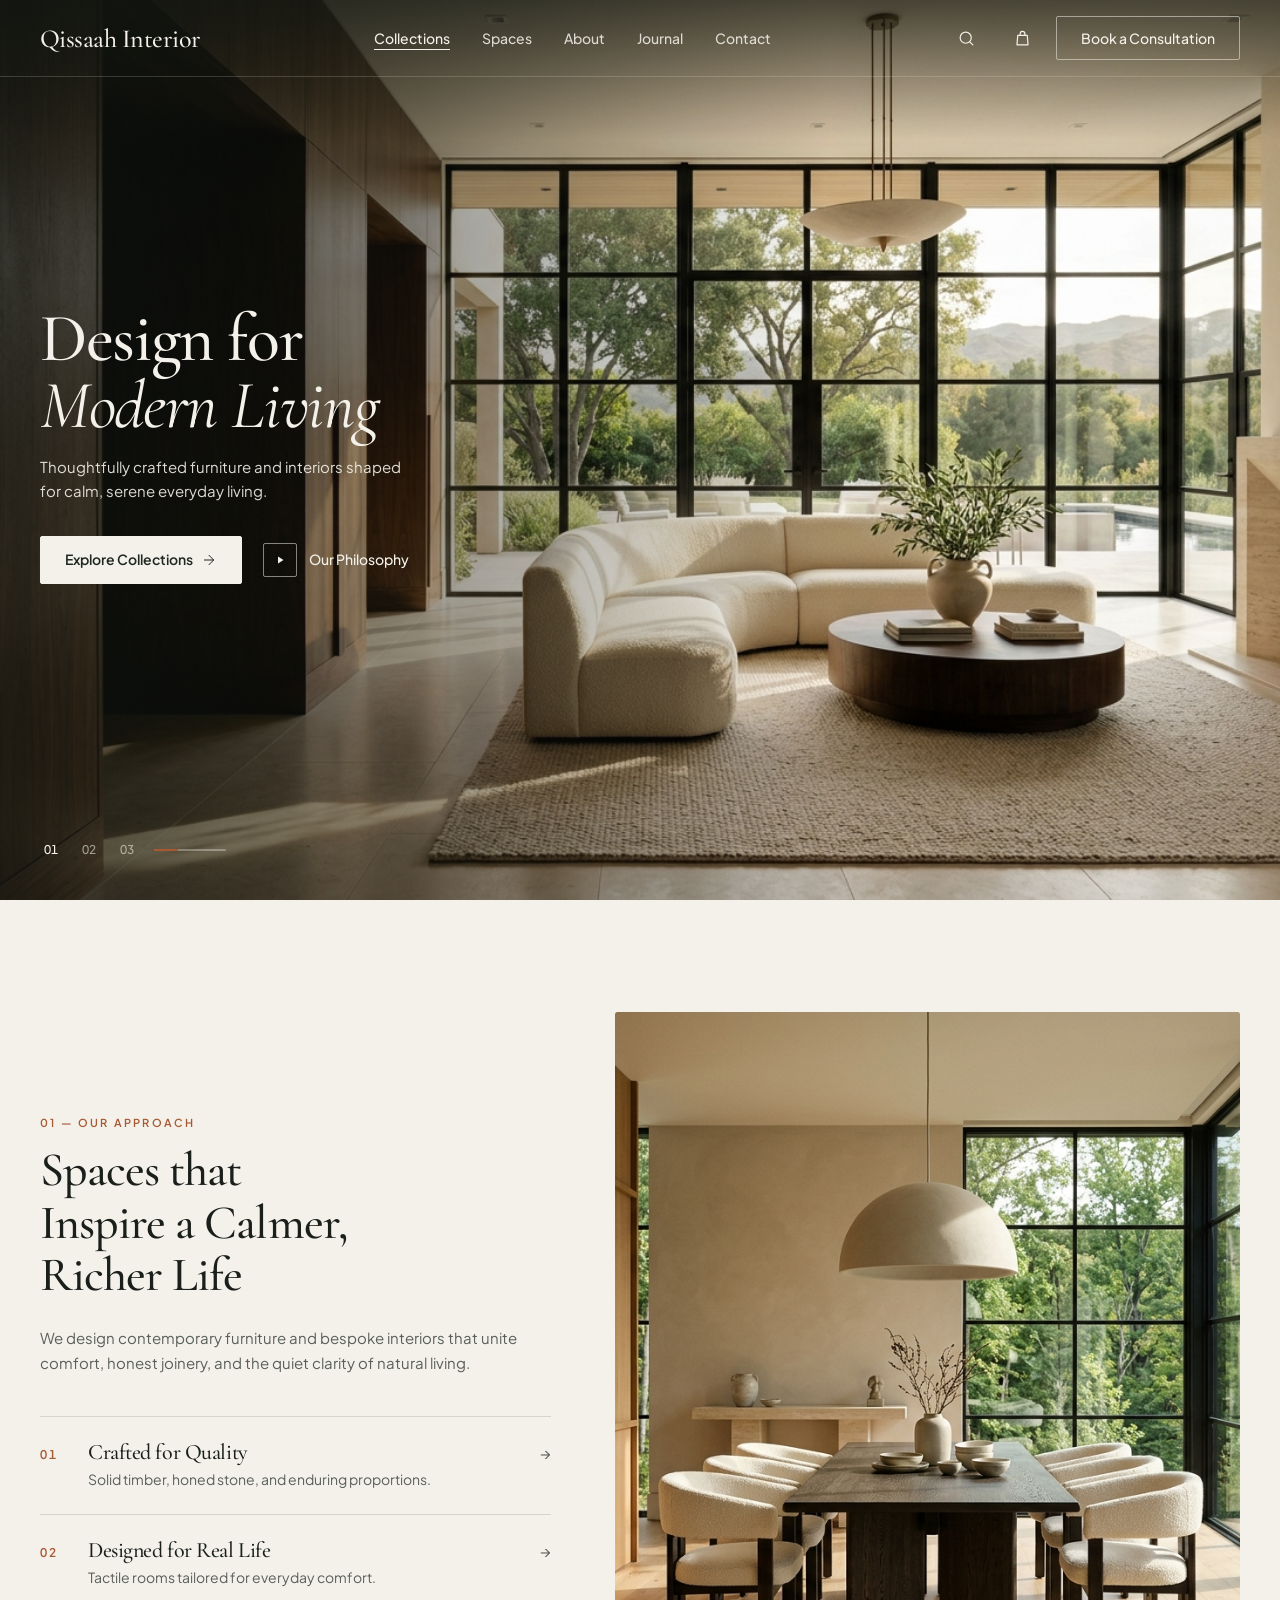
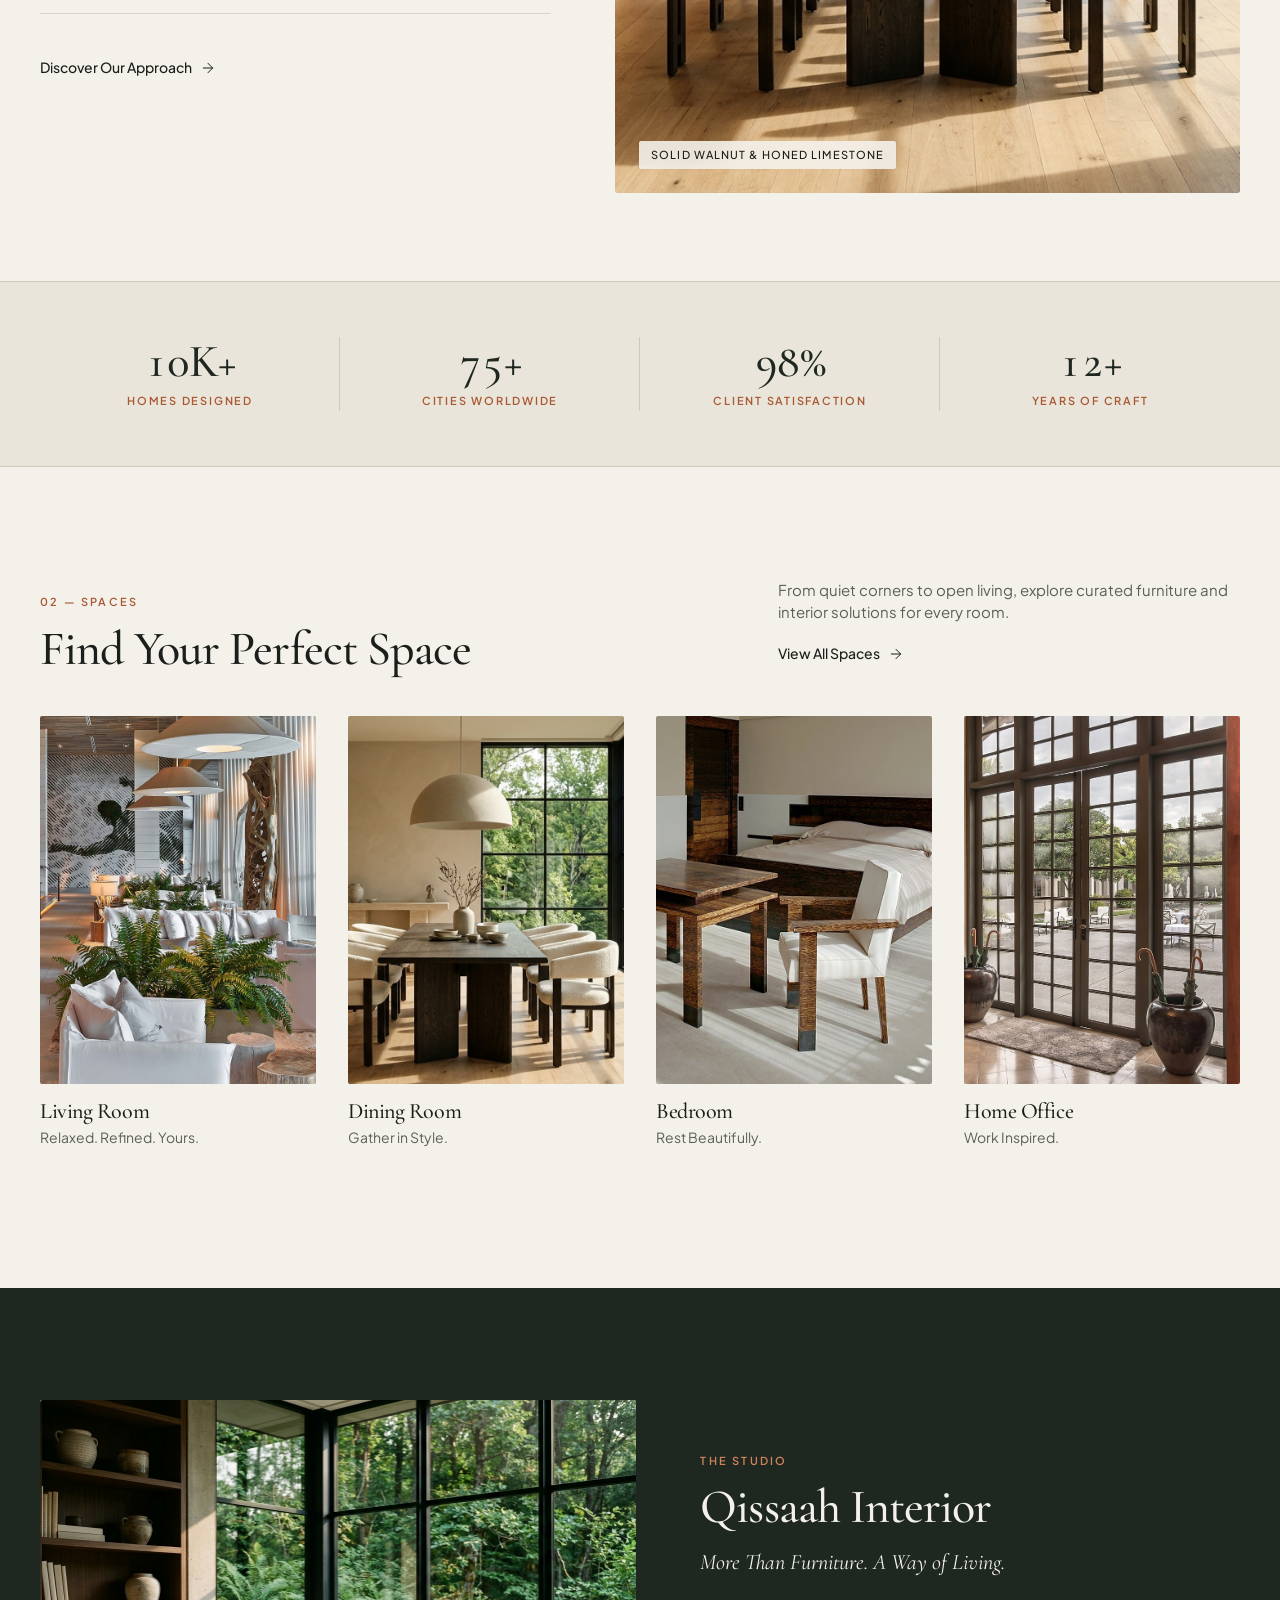
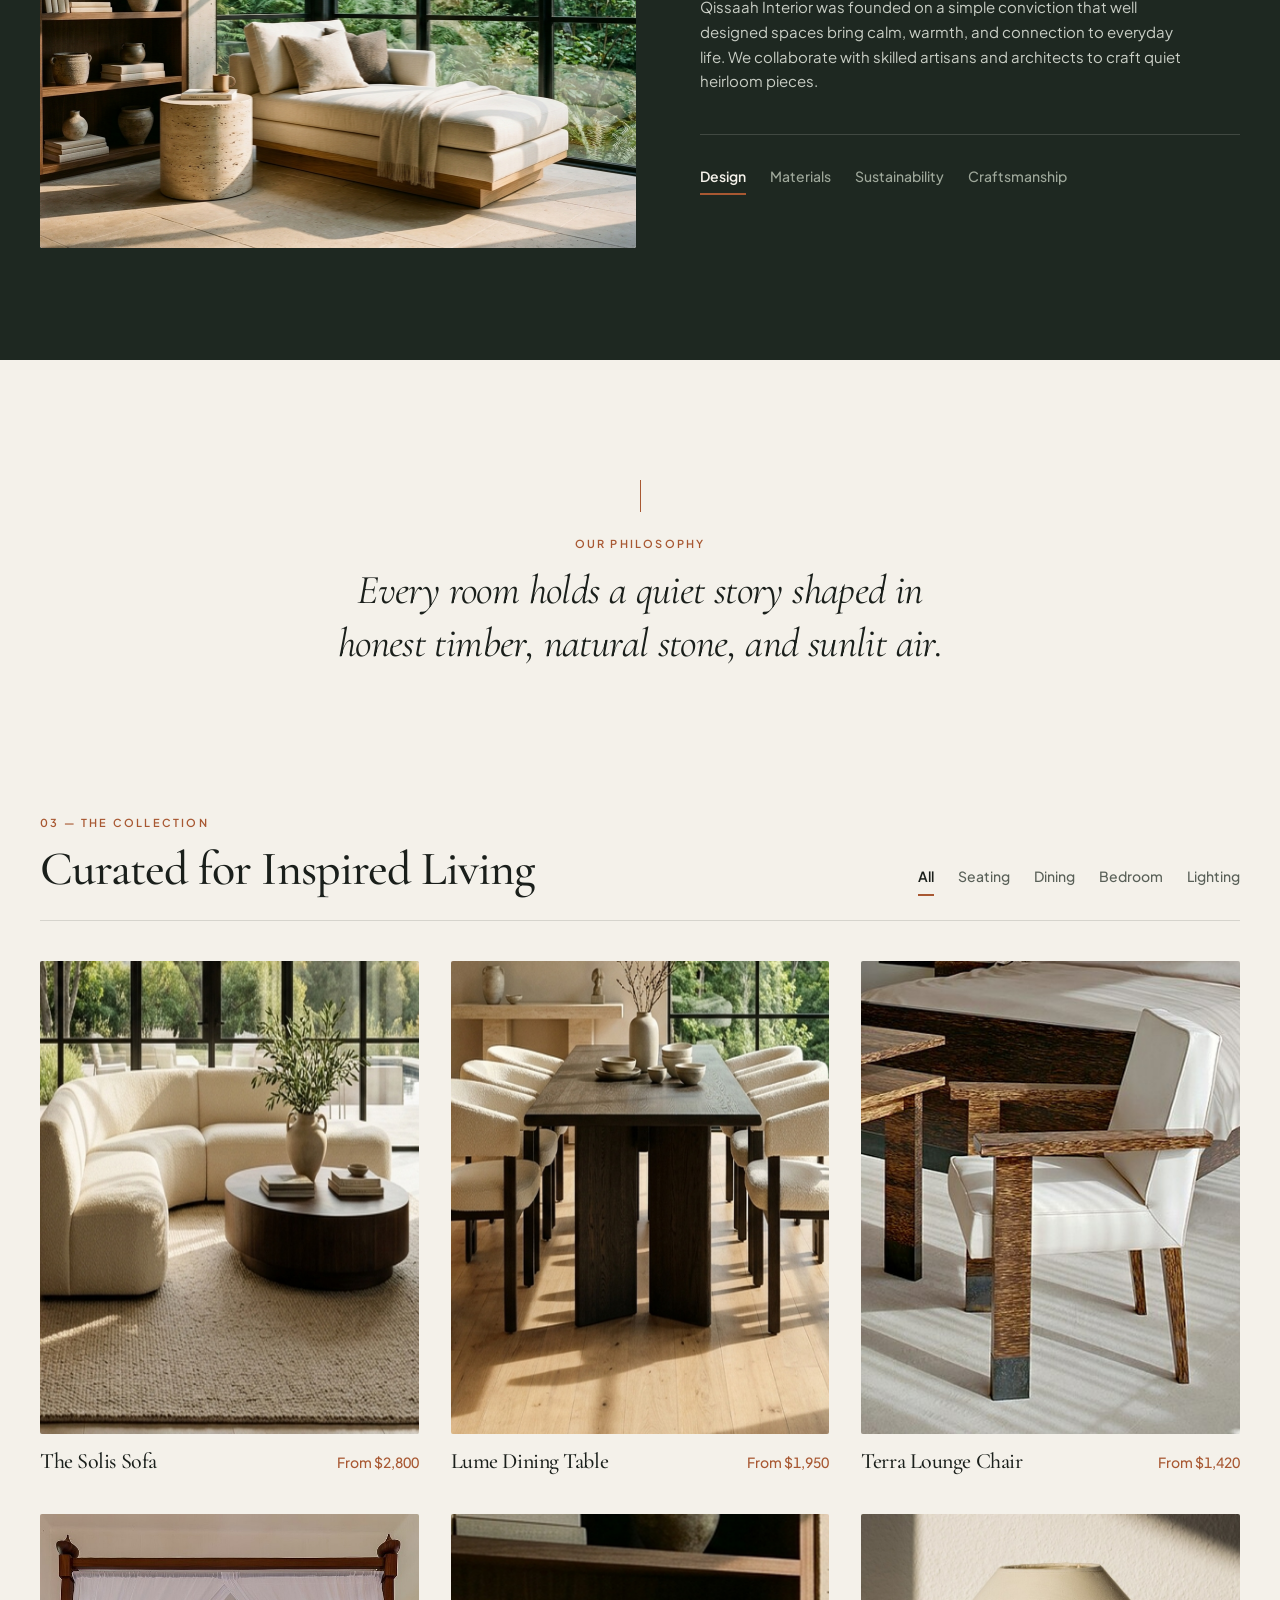
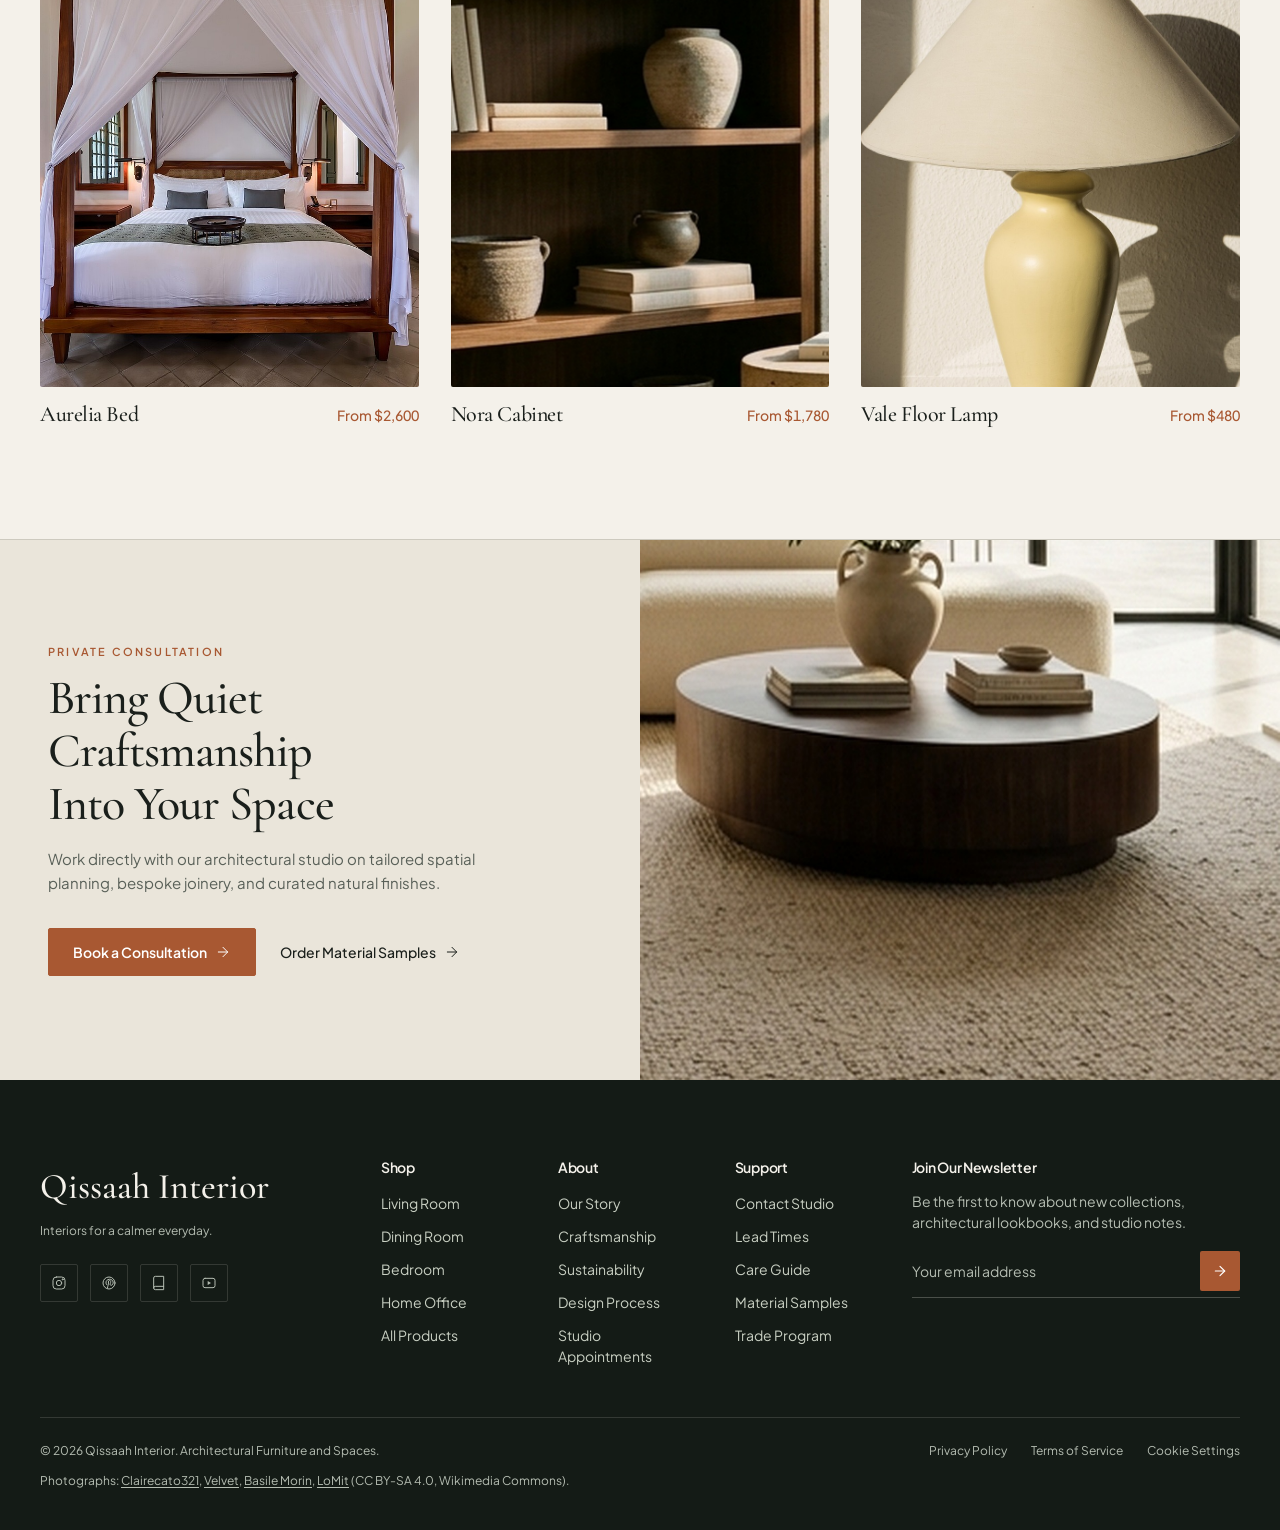
<file: index.html>
<!DOCTYPE html>
<html lang="en">
<head>
  <meta charset="utf-8">
  <meta name="viewport" content="width=device-width, initial-scale=1.0">
  <title>Qissaah Interior | Bespoke Architecture &amp; Modern Living</title>
  <meta name="description" content="Qissaah Interior creates bespoke luxury interiors and handcrafted solid timber, stone, and boucle furniture for modern residential spaces.">
  <meta property="og:title" content="Qissaah Interior | Design for Modern Living">
  <meta property="og:description" content="Thoughtfully crafted furniture and interior solutions for calm, enduring spaces.">
  <meta property="og:type" content="website">
  <meta property="og:image" content="./assets/images/hero-living.jpg">
  <link rel="icon" type="image/svg+xml" href="./assets/favicon.svg">
  <script>document.documentElement.classList.add('js');</script>
  <link rel="preconnect" href="https://fonts.googleapis.com">
  <link rel="preconnect" href="https://fonts.gstatic.com" crossorigin>
  <link href="https://fonts.googleapis.com/css2?family=Cormorant+Garamond:ital,wght@0,400;0,500;0,600;1,400;1,500&family=Plus+Jakarta+Sans:wght@400;500;600&display=swap" rel="stylesheet">
  <link rel="stylesheet" href="./styles/style.css">
</head>
<body>
  <a class="skip-link" href="#main-content">Skip to content</a>

  <header class="site-header" id="site-header">
    <nav class="container nav-bar" aria-label="Primary navigation">
      <a class="wordmark" href="#top" aria-label="Qissaah Interior home">Qissaah Interior</a>

      <ul class="nav-links">
        <li><a class="nav-link" href="#collections" aria-current="page">Collections</a></li>
        <li><a class="nav-link" href="#spaces">Spaces</a></li>
        <li><a class="nav-link" href="#about">About</a></li>
        <li><a class="nav-link" href="#approach">Journal</a></li>
        <li><a class="nav-link" href="#contact">Contact</a></li>
      </ul>

      <div class="nav-actions">
        <button class="icon-btn" type="button" id="open-search-btn" aria-label="Search collections and rooms">
          <svg width="19" height="19" viewBox="0 0 24 24" fill="none" stroke="currentColor" stroke-width="1.5" stroke-linecap="round" stroke-linejoin="round" aria-hidden="true">
            <circle cx="11" cy="11" r="7"/><path d="m20 20-3.5-3.5"/>
          </svg>
        </button>

        <button class="icon-btn" type="button" id="open-bag-btn" aria-label="Open saved inquiry list">
          <svg width="19" height="19" viewBox="0 0 24 24" fill="none" stroke="currentColor" stroke-width="1.5" stroke-linecap="round" stroke-linejoin="round" aria-hidden="true">
            <path d="M6 8h12l1 12H5L6 8Z"/><path d="M9 8V6a3 3 0 0 1 6 0v2"/>
          </svg>
          <span class="bag-count" id="bag-count" hidden>0</span>
        </button>

        <button class="btn-nav-outline" type="button" data-open-consultation>Book a Consultation</button>

        <button class="menu-toggle" type="button" id="mobile-menu-btn" aria-expanded="false" aria-controls="mobile-drawer" aria-label="Toggle navigation menu">
          <svg width="20" height="20" viewBox="0 0 24 24" fill="none" stroke="currentColor" stroke-width="1.5" stroke-linecap="round" aria-hidden="true">
            <line class="line-top" x1="4" y1="7" x2="20" y2="7"/>
            <line class="line-mid" x1="4" y1="12" x2="20" y2="12"/>
            <line class="line-bot" x1="4" y1="17" x2="20" y2="17"/>
          </svg>
        </button>
      </div>
    </nav>
  </header>

  <div class="mobile-menu" id="mobile-drawer" hidden>
    <ul class="mobile-menu__list">
      <li><a class="mobile-menu__link" href="#collections">Collections</a></li>
      <li><a class="mobile-menu__link" href="#spaces">Spaces</a></li>
      <li><a class="mobile-menu__link" href="#about">About</a></li>
      <li><a class="mobile-menu__link" href="#approach">Journal</a></li>
      <li><a class="mobile-menu__link" href="#contact">Contact</a></li>
    </ul>
    <button class="btn-outline-action button-md" type="button" data-open-consultation>
      <span>Book a Consultation</span>
      <svg width="16" height="16" viewBox="0 0 24 24" fill="none" stroke="currentColor" stroke-width="1.5" stroke-linecap="round" stroke-linejoin="round" aria-hidden="true">
        <path d="M5 12h14"/><path d="m12 5 7 7-7 7"/>
      </svg>
    </button>
  </div>

  <main id="main-content">
    <!-- Section 1: Hero Showcase -->
    <section class="hero" id="top" aria-label="Featured interior residence">
      <div class="hero__media" data-slot="hero" data-alt="Sunlit luxury living room with curved boucle sofa and walnut plinth table">
        <img class="hero__slide is-active" data-hero-slide="0" src="./assets/images/hero-living.jpg" width="1376" height="768" alt="Architectural living room featuring curved cream boucle sofa, walnut plinth coffee table, and travertine fireplace overlooking sunlit trees" fetchpriority="high">
        <img class="hero__slide" data-hero-slide="1" src="./assets/images/intro-dining.jpg" width="1200" height="896" alt="Warm architectural dining room with solid oak pedestal table, curved upholstered dining chairs, and limestone pendant" loading="lazy">
        <img class="hero__slide" data-hero-slide="2" src="./assets/images/story-lounge.jpg" width="1200" height="896" alt="Quiet architectural reading corner with cream linen chaise lounge and travertine side table beside tall forest windows" loading="lazy">
      </div>
      <div class="hero__scrim" aria-hidden="true"></div>

      <div class="container hero__inner">
        <div class="hero__content">
          <h1 class="heading-1 hero__title">Design for<br><span class="hero__title-italic">Modern Living</span></h1>
          <p class="body-3 hero__subtitle">Thoughtfully crafted furniture and interiors shaped for calm, serene everyday living.</p>
          <div class="hero__actions">
            <a class="btn-hero-primary button-sm" href="#collections">
              <span>Explore Collections</span>
              <svg width="16" height="16" viewBox="0 0 24 24" fill="none" stroke="currentColor" stroke-width="1.5" stroke-linecap="round" stroke-linejoin="round" aria-hidden="true">
                <path d="M5 12h14"/><path d="m12 5 7 7-7 7"/>
              </svg>
            </a>
            <button class="btn-ghost-hero" type="button" id="open-philosophy-btn">
              <span class="play-ring" aria-hidden="true">
                <svg width="12" height="12" viewBox="0 0 24 24" fill="currentColor">
                  <polygon points="8,5 19,12 8,19"/>
                </svg>
              </span>
              <span>Our Philosophy</span>
            </button>
          </div>
        </div>

        <div class="hero__bottom">
          <div class="hero-pager" role="tablist" aria-label="Featured residence scenes">
            <button class="hero-pager__btn" type="button" role="tab" aria-selected="true" data-slide-target="0">01</button>
            <button class="hero-pager__btn" type="button" role="tab" aria-selected="false" data-slide-target="1">02</button>
            <button class="hero-pager__btn" type="button" role="tab" aria-selected="false" data-slide-target="2">03</button>
            <div class="hero-pager__track" aria-hidden="true">
              <span class="hero-pager__fill" id="hero-progress-fill"></span>
            </div>
          </div>
        </div>
      </div>
    </section>

    <!-- Section 2: Asymmetric 2-Column Editorial Spread -->
    <section class="intro-section" id="approach" aria-labelledby="approach-heading">
      <div class="container intro-grid">
        <div class="intro-copy" data-reveal style="--i: 0;">
          <p class="eyebrow">01 — Our Approach</p>
          <h2 class="heading-2 intro-copy__title" id="approach-heading">Spaces that Inspire a Calmer, Richer Life</h2>
          <p class="intro-copy__body">We design contemporary furniture and bespoke interiors that unite comfort, honest joinery, and the quiet clarity of natural living.</p>

          <div class="intro-pillars">
            <a class="intro-pillar" href="#collections" data-filter-jump="Dining">
              <span class="intro-pillar__num num">01</span>
              <div class="intro-pillar__text">
                <h3 class="intro-pillar__title">Crafted for Quality</h3>
                <p class="intro-pillar__desc">Solid timber, honed stone, and enduring proportions.</p>
              </div>
              <span class="intro-pillar__arrow" aria-hidden="true">→</span>
            </a>

            <a class="intro-pillar" href="#collections" data-filter-jump="Seating">
              <span class="intro-pillar__num num">02</span>
              <div class="intro-pillar__text">
                <h3 class="intro-pillar__title">Designed for Real Life</h3>
                <p class="intro-pillar__desc">Tactile rooms tailored for everyday comfort.</p>
              </div>
              <span class="intro-pillar__arrow" aria-hidden="true">→</span>
            </a>
          </div>

          <a class="text-action" href="#about">
            <span>Discover Our Approach</span>
            <svg width="16" height="16" viewBox="0 0 24 24" fill="none" stroke="currentColor" stroke-width="1.5" stroke-linecap="round" stroke-linejoin="round" aria-hidden="true">
              <path d="M5 12h14"/><path d="m12 5 7 7-7 7"/>
            </svg>
          </a>
        </div>

        <figure class="intro-feature-photo" data-slot="approach-main" data-alt="Architectural dining room with oak table and dome pendant" data-reveal style="--i: 1; margin: 0;">
          <img src="./assets/images/intro-dining.jpg" width="1200" height="896" alt="Warm oak dining table surrounded by cream boucle chairs under a limestone dome pendant" loading="lazy">
          <figcaption class="intro-feature-photo__caption" data-keep>Solid Walnut &amp; Honed Limestone</figcaption>
        </figure>
      </div>
    </section>

    <!-- Section 3: Architectural Ledger Band -->
    <section class="proof-section" aria-label="Studio benchmarks">
      <div class="container">
        <div class="proof-strip" data-reveal>
          <div class="proof-item">
            <span class="proof-item__value num" data-client-metric="homes">10K+</span>
            <span class="proof-item__label">Homes Designed</span>
          </div>

          <div class="proof-item">
            <span class="proof-item__value num" data-client-metric="cities">75+</span>
            <span class="proof-item__label">Cities Worldwide</span>
          </div>

          <div class="proof-item">
            <span class="proof-item__value num" data-client-metric="satisfaction">98%</span>
            <span class="proof-item__label">Client Satisfaction</span>
          </div>

          <div class="proof-item">
            <span class="proof-item__value num" data-client-metric="years">12+</span>
            <span class="proof-item__label">Years of Craft</span>
          </div>
        </div>
      </div>
    </section>

    <!-- Section 4: Explore by Space (Borderless Gallery Cards) -->
    <section class="spaces-section" id="spaces" aria-labelledby="spaces-heading">
      <div class="container">
        <div class="section-head" data-reveal>
          <div>
            <p class="eyebrow">02 — Spaces</p>
            <h2 class="heading-2 section-head__title" id="spaces-heading">Find Your Perfect Space</h2>
          </div>
          <div class="section-head__aside">
            <p class="section-head__copy">From quiet corners to open living, explore curated furniture and interior solutions for every room.</p>
            <a class="text-action" href="#collections" data-filter-jump="All">
              <span>View All Spaces</span>
              <svg width="16" height="16" viewBox="0 0 24 24" fill="none" stroke="currentColor" stroke-width="1.5" stroke-linecap="round" stroke-linejoin="round" aria-hidden="true">
                <path d="M5 12h14"/><path d="m12 5 7 7-7 7"/>
              </svg>
            </a>
          </div>
        </div>

        <div class="spaces-grid">
          <a class="space-card" href="#collections" data-space-card="Living Room" data-filter-jump="Seating" data-reveal style="--i: 0;">
            <figure class="space-card__media" data-slot="space-living" data-alt="Sunlit minimalist living room with cream sofa" style="margin: 0;">
              <img src="./assets/images/space-living.jpg" width="1200" height="900" alt="Minimalist sunlit living room with linen sofas, wood ceiling, and warm stone pillars" loading="lazy">
            </figure>
            <div class="space-card__body">
              <div class="space-card__head">
                <h3 class="space-card__title">Living Room</h3>
                <span class="space-card__arrow" aria-hidden="true">→</span>
              </div>
              <p class="space-card__tagline">Relaxed. Refined. Yours.</p>
            </div>
          </a>

          <a class="space-card space-card--stagger" href="#collections" data-space-card="Dining Room" data-filter-jump="Dining" data-reveal style="--i: 1;">
            <figure class="space-card__media" data-slot="space-dining" data-alt="Architectural dining room with oak table and armchairs" style="margin: 0;">
              <img src="./assets/images/space-dining.jpg" width="1200" height="900" alt="Warm architectural dining room with sculptural oak table and cream upholstered chairs" loading="lazy">
            </figure>
            <div class="space-card__body">
              <div class="space-card__head">
                <h3 class="space-card__title">Dining Room</h3>
                <span class="space-card__arrow" aria-hidden="true">→</span>
              </div>
              <p class="space-card__tagline">Gather in Style.</p>
            </div>
          </a>

          <a class="space-card" href="#collections" data-space-card="Bedroom" data-filter-jump="Bedroom" data-reveal style="--i: 2;">
            <figure class="space-card__media" data-slot="space-bedroom" data-alt="Serene timber panelled luxury bedroom" style="margin: 0;">
              <img src="./assets/images/space-bedroom.jpg" width="1200" height="900" alt="Serene modernist bedroom with walnut headboard panelling and warm sunlit linen bedding" loading="lazy">
            </figure>
            <div class="space-card__body">
              <div class="space-card__head">
                <h3 class="space-card__title">Bedroom</h3>
                <span class="space-card__arrow" aria-hidden="true">→</span>
              </div>
              <p class="space-card__tagline">Rest Beautifully.</p>
            </div>
          </a>

          <a class="space-card space-card--stagger" href="#collections" data-space-card="Home Office" data-filter-jump="Lighting" data-reveal style="--i: 3;">
            <figure class="space-card__media" data-slot="space-office" data-alt="Bespoke architectural home office study" style="margin: 0;">
              <img src="./assets/images/space-office.jpg" width="1280" height="853" alt="Architectural timber library and private study with floor to ceiling oak shelving" loading="lazy">
            </figure>
            <div class="space-card__body">
              <div class="space-card__head">
                <h3 class="space-card__title">Home Office</h3>
                <span class="space-card__arrow" aria-hidden="true">→</span>
              </div>
              <p class="space-card__tagline">Work Inspired.</p>
            </div>
          </a>
        </div>
      </div>
    </section>

    <!-- Section 5: Brand Story Split (Deep Olive Cinematic Band) -->
    <section class="story-section" id="about" aria-labelledby="story-heading">
      <div class="container story-grid">
        <figure class="story-media" data-slot="story-lounge" data-alt="Quiet reading corner beside sunlit glass windows" data-reveal style="--i: 0; margin: 0;">
          <img id="story-image" src="./assets/images/story-lounge.jpg" width="1200" height="896" alt="Quiet architectural reading lounge with cream linen daybed and travertine side table beside forest windows" loading="lazy">
        </figure>

        <div class="story-copy" data-reveal style="--i: 1;">
          <p class="eyebrow eyebrow--light">The Studio</p>
          <h2 class="heading-2 story-copy__title" id="story-heading">Qissaah Interior</h2>
          <p class="story-copy__lead" id="chapter-lead">More Than Furniture. A Way of Living.</p>
          <p class="story-copy__body" id="chapter-body">Qissaah Interior was founded on a simple conviction that well designed spaces bring calm, warmth, and connection to everyday life. We collaborate with skilled artisans and architects to craft quiet heirloom pieces.</p>

          <div class="story-chapters" role="tablist" aria-label="Studio chapters">
            <button class="chapter-btn" type="button" role="tab" aria-selected="true" data-chapter="design">Design</button>
            <button class="chapter-btn" type="button" role="tab" aria-selected="false" data-chapter="materials">Materials</button>
            <button class="chapter-btn" type="button" role="tab" aria-selected="false" data-chapter="sustainability">Sustainability</button>
            <button class="chapter-btn" type="button" role="tab" aria-selected="false" data-chapter="craftsmanship">Craftsmanship</button>
          </div>
        </div>
      </div>
    </section>

    <!-- Section 6: Monumental Editorial Quote Band -->
    <section class="tagline-section" aria-label="Studio manifesto">
      <div class="container">
        <div class="tagline-reveal" data-reveal>
          <span class="tagline-rule" aria-hidden="true"></span>
          <p class="eyebrow">Our Philosophy</p>
          <h2 class="tagline-reveal__text" id="tagline-reveal-text">Every room holds a quiet story shaped in honest timber, natural stone, and sunlit air.</h2>
        </div>
      </div>
    </section>

    <!-- Section 7: Curated Pieces Gallery Catalog -->
    <section class="curated-section" id="collections" aria-labelledby="curated-heading">
      <div class="container">
        <div class="curated-head" data-reveal>
          <div>
            <p class="eyebrow">03 — The Collection</p>
            <h2 class="heading-2 section-head__title" id="curated-heading">Curated for Inspired Living</h2>
          </div>

          <div class="filter-pills" role="group" aria-label="Filter collection by category">
            <button class="filter-pill" type="button" aria-pressed="true" data-filter="All">All</button>
            <button class="filter-pill" type="button" aria-pressed="false" data-filter="Seating">Seating</button>
            <button class="filter-pill" type="button" aria-pressed="false" data-filter="Dining">Dining</button>
            <button class="filter-pill" type="button" aria-pressed="false" data-filter="Bedroom">Bedroom</button>
            <button class="filter-pill" type="button" aria-pressed="false" data-filter="Lighting">Lighting</button>
          </div>
        </div>

        <div class="products-grid" id="products-grid">
          <article class="product-card" data-category="Seating" data-product-id="solis-sofa" data-reveal style="--i: 0;">
            <figure class="product-card__media" data-slot="prod-solis" data-alt="The Solis Sofa in natural cream linen" style="margin: 0;">
              <img src="./assets/images/prod-solis-sofa.jpg" width="1024" height="1024" alt="The Solis Sofa upholstered in natural cream linen in a sunlit room" loading="lazy">
              <button class="product-card__quickview" type="button" data-keep data-quickview="solis-sofa">Quick View</button>
            </figure>
            <div class="product-card__body">
              <h3 class="product-card__title">The Solis Sofa</h3>
              <p class="product-card__price num">From $2,800</p>
            </div>
          </article>

          <article class="product-card" data-category="Dining" data-product-id="lume-table" data-reveal style="--i: 1;">
            <figure class="product-card__media" data-slot="prod-lume" data-alt="Lume Dining Table in smoked walnut" style="margin: 0;">
              <img src="./assets/images/prod-lume-table.jpg" width="1024" height="1024" alt="Lume Dining Table crafted from solid smoked dark oak with architectural fluted base" loading="lazy">
              <button class="product-card__quickview" type="button" data-keep data-quickview="lume-table">Quick View</button>
            </figure>
            <div class="product-card__body">
              <h3 class="product-card__title">Lume Dining Table</h3>
              <p class="product-card__price num">From $1,950</p>
            </div>
          </article>

          <article class="product-card" data-category="Seating" data-product-id="terra-chair" data-reveal style="--i: 2;">
            <figure class="product-card__media" data-slot="prod-terra" data-alt="Terra Lounge Chair in saddle cognac velvet" style="margin: 0;">
              <img src="./assets/images/prod-terra-chair.jpg" width="1024" height="1024" alt="Terra Lounge Chair upholstered in warm cognac wool velvet" loading="lazy">
              <button class="product-card__quickview" type="button" data-keep data-quickview="terra-chair">Quick View</button>
            </figure>
            <div class="product-card__body">
              <h3 class="product-card__title">Terra Lounge Chair</h3>
              <p class="product-card__price num">From $1,420</p>
            </div>
          </article>

          <article class="product-card" data-category="Bedroom" data-product-id="aurelia-bed" data-reveal style="--i: 3;">
            <figure class="product-card__media" data-slot="prod-aurelia" data-alt="Aurelia Bed in draped ivory linen" style="margin: 0;">
              <img src="./assets/images/prod-aurelia-bed.jpg" width="1200" height="900" alt="Aurelia Bed crafted in solid warm timber with draped ivory linen" loading="lazy">
              <button class="product-card__quickview" type="button" data-keep data-quickview="aurelia-bed">Quick View</button>
            </figure>
            <div class="product-card__body">
              <h3 class="product-card__title">Aurelia Bed</h3>
              <p class="product-card__price num">From $2,600</p>
            </div>
          </article>

          <article class="product-card" data-category="Dining" data-product-id="nora-sideboard" data-reveal style="--i: 4;">
            <figure class="product-card__media" data-slot="prod-nora" data-alt="Nora Cabinet in solid walnut with stoneware vessels" style="margin: 0;">
              <img src="./assets/images/prod-nora-sideboard.jpg" width="960" height="960" alt="Nora architectural walnut shelving cabinet holding ceramic stoneware vessels" loading="lazy">
              <button class="product-card__quickview" type="button" data-keep data-quickview="nora-sideboard">Quick View</button>
            </figure>
            <div class="product-card__body">
              <h3 class="product-card__title">Nora Cabinet</h3>
              <p class="product-card__price num">From $1,780</p>
            </div>
          </article>

          <article class="product-card" data-category="Lighting" data-product-id="vale-lamp" data-reveal style="--i: 5;">
            <figure class="product-card__media" data-slot="prod-vale" data-alt="Vale Floor Lamp in brushed bronze" style="margin: 0;">
              <img src="./assets/images/prod-vale-lamp.jpg" width="1024" height="1024" alt="Vale Floor Lamp with minimalist brushed bronze dome shade beside neutral drapery" loading="lazy">
              <button class="product-card__quickview" type="button" data-keep data-quickview="vale-lamp">Quick View</button>
            </figure>
            <div class="product-card__body">
              <h3 class="product-card__title">Vale Floor Lamp</h3>
              <p class="product-card__price num">From $480</p>
            </div>
          </article>
        </div>
      </div>
    </section>

    <!-- Section 8: Full-Bleed 50/50 Architectural Consultation Split -->
    <section class="palette-banner" id="materials" aria-labelledby="palette-heading">
      <div class="palette-split">
        <div class="palette-copy" data-reveal style="--i: 0;">
          <p class="eyebrow">Private Consultation</p>
          <h2 class="heading-2 palette-title" id="palette-heading">Bring Quiet Craftsmanship Into Your Space</h2>
          <p class="palette-desc">Work directly with our architectural studio on tailored spatial planning, bespoke joinery, and curated natural finishes.</p>
          <div class="palette-actions">
            <button class="btn-terracotta button-md" type="button" data-open-consultation>
              <span>Book a Consultation</span>
              <svg width="16" height="16" viewBox="0 0 24 24" fill="none" stroke="currentColor" stroke-width="1.5" stroke-linecap="round" stroke-linejoin="round" aria-hidden="true">
                <path d="M5 12h14"/><path d="m12 5 7 7-7 7"/>
              </svg>
            </button>
            <button class="text-action palette-text-link" type="button" data-open-consultation="samples">
              <span>Order Material Samples</span>
              <svg width="16" height="16" viewBox="0 0 24 24" fill="none" stroke="currentColor" stroke-width="1.5" stroke-linecap="round" stroke-linejoin="round" aria-hidden="true">
                <path d="M5 12h14"/><path d="m12 5 7 7-7 7"/>
              </svg>
            </button>
          </div>
        </div>

        <figure class="palette-media" data-slot="consultation-split" data-alt="Close up of sculpted solid walnut wood grain and architectural joinery" style="margin: 0;">
          <img src="./assets/images/craft-joinery.jpg" width="960" height="960" alt="Close up of sculpted solid walnut timber grain and bespoke architectural joinery" loading="lazy">
        </figure>
      </div>
    </section>
  </main>

  <footer class="site-footer" id="contact">
    <div class="container">
      <div class="footer-grid">
        <div>
          <a class="footer-brand__name" href="#top">Qissaah Interior</a>
          <p class="footer-brand__tagline">Interiors for a calmer everyday.</p>
          <div class="social-row">
            <a class="social-link" href="#contact" aria-label="Qissaah Interior on Instagram">
              <svg width="16" height="16" viewBox="0 0 24 24" fill="none" stroke="currentColor" stroke-width="1.5" stroke-linecap="round" stroke-linejoin="round" aria-hidden="true">
                <rect width="18" height="18" x="3" y="3" rx="5"/><circle cx="12" cy="12" r="4"/><circle cx="17.5" cy="6.5" r="0.8"/>
              </svg>
            </a>
            <a class="social-link" href="#contact" aria-label="Qissaah Interior on Pinterest">
              <svg width="16" height="16" viewBox="0 0 24 24" fill="none" stroke="currentColor" stroke-width="1.5" stroke-linecap="round" stroke-linejoin="round" aria-hidden="true">
                <circle cx="12" cy="12" r="9"/><path d="M9.5 19.5c.8-2.8 1.5-5.6 1.9-7.4-.5-.9-.6-2.3.1-3.3.8-1 2.4-.9 2.9.2.6 1.2-.2 3.1-.7 4.4-.5 1.3.7 2.4 2 2 1.8-.5 2.8-2.7 2.5-4.9-.4-2.5-2.7-4.3-5.6-4.1-3.4.2-5.5 2.8-5.1 5.8.2 1.2.8 2 1.3 2.5"/>
              </svg>
            </a>
            <a class="social-link" href="#contact" aria-label="Qissaah Interior Journal">
              <svg width="16" height="16" viewBox="0 0 24 24" fill="none" stroke="currentColor" stroke-width="1.5" stroke-linecap="round" stroke-linejoin="round" aria-hidden="true">
                <path d="M4 19.5v-15A2.5 2.5 0 0 1 6.5 2H19v20H6.5a2.5 2.5 0 0 1 0-5H19"/>
              </svg>
            </a>
            <a class="social-link" href="#contact" aria-label="Qissaah Interior Films">
              <svg width="16" height="16" viewBox="0 0 24 24" fill="none" stroke="currentColor" stroke-width="1.5" stroke-linecap="round" stroke-linejoin="round" aria-hidden="true">
                <rect width="18" height="14" x="3" y="5" rx="3"/><polygon points="10,9 15,12 10,15" fill="currentColor" stroke="none"/>
              </svg>
            </a>
          </div>
        </div>

        <div>
          <h3 class="footer-col__heading">Shop</h3>
          <ul class="footer-list">
            <li><a href="#collections" data-filter-jump="Seating">Living Room</a></li>
            <li><a href="#collections" data-filter-jump="Dining">Dining Room</a></li>
            <li><a href="#collections" data-filter-jump="Bedroom">Bedroom</a></li>
            <li><a href="#collections" data-filter-jump="Lighting">Home Office</a></li>
            <li><a href="#collections" data-filter-jump="All">All Products</a></li>
          </ul>
        </div>

        <div>
          <h3 class="footer-col__heading">About</h3>
          <ul class="footer-list">
            <li><a href="#about">Our Story</a></li>
            <li><a href="#approach">Craftsmanship</a></li>
            <li><a href="#about" data-chapter-jump="sustainability">Sustainability</a></li>
            <li><a href="#about" data-chapter-jump="craftsmanship">Design Process</a></li>
            <li><a href="#contact" data-open-consultation>Studio Appointments</a></li>
          </ul>
        </div>

        <div>
          <h3 class="footer-col__heading">Support</h3>
          <ul class="footer-list">
            <li><a href="#contact" data-open-consultation>Contact Studio</a></li>
            <li><a href="#collections">Lead Times</a></li>
            <li><a href="#collections">Care Guide</a></li>
            <li><a href="#about">Material Samples</a></li>
            <li><a href="#contact" data-open-consultation>Trade Program</a></li>
          </ul>
        </div>

        <div>
          <h3 class="footer-col__heading">Join Our Newsletter</h3>
          <p class="newsletter-copy">Be the first to know about new collections, architectural lookbooks, and studio notes.</p>
          <form class="newsletter-form" id="newsletter-form" data-endpoint="" novalidate>
            <label class="visually-hidden" for="newsletter-email">Email address</label>
            <div class="newsletter-row">
              <input class="newsletter-input" id="newsletter-email" name="email" type="email" autocomplete="email" placeholder="Your email address" required>
              <button class="newsletter-submit" type="submit" aria-label="Subscribe to newsletter">
                <svg width="16" height="16" viewBox="0 0 24 24" fill="none" stroke="currentColor" stroke-width="1.75" stroke-linecap="round" stroke-linejoin="round" aria-hidden="true">
                  <path d="M5 12h14"/><path d="m12 5 7 7-7 7"/>
                </svg>
              </button>
            </div>
            <p class="form-help" id="newsletter-help" aria-live="polite"></p>
          </form>
        </div>
      </div>

      <div class="footer-bottom">
        <p>© 2026 Qissaah Interior. Architectural Furniture and Spaces.</p>
        <div class="footer-legal">
          <button type="button" data-open-legal="privacy">Privacy Policy</button>
          <button type="button" data-open-legal="terms">Terms of Service</button>
          <button type="button" data-open-legal="cookies">Cookie Settings</button>
        </div>
      </div>
      <p class="footer-credits" data-credits>Photographs: <a href="https://commons.wikimedia.org/wiki/File:1_Hotel_Miami_Beach_May_2015_(41).jpg" target="_blank" rel="noopener">Clairecato321</a>, <a href="https://commons.wikimedia.org/wiki/File:Croix_villa_cavrois_chambre_parents_fused.jpg" target="_blank" rel="noopener">Velvet</a>, <a href="https://commons.wikimedia.org/wiki/File:Glass_door_of_the_library_at_Amantaka_luxury_Resort_%26_Hotel_in_Luang_Prabang_Laos.jpg" target="_blank" rel="noopener">Basile Morin</a>, <a href="https://commons.wikimedia.org/wiki/File:Lamp_with_a_lampshade_illuminated_by_sunlight.jpg" target="_blank" rel="noopener">LoMit</a> (CC BY-SA 4.0, Wikimedia Commons).</p>
    </div>
  </footer>

  <!-- Interactive Consultation Modal -->
  <div class="modal-backdrop" id="consultation-modal" role="dialog" aria-modal="true" aria-labelledby="consultation-title" hidden>
    <div class="modal-panel">
      <div class="modal-header">
        <div>
          <h2 class="heading-3" id="consultation-title">Book a Consultation</h2>
          <p class="body-6" style="color: var(--color-muted); margin-top: var(--space-2xs);">Share your project scope and our design studio will prepare a tailored brief.</p>
        </div>
        <button class="modal-close" type="button" data-close-modal aria-label="Close consultation dialog">
          <svg width="18" height="18" viewBox="0 0 24 24" fill="none" stroke="currentColor" stroke-width="1.5" stroke-linecap="round" aria-hidden="true">
            <path d="M18 6 6 18"/><path d="m6 6 12 12"/>
          </svg>
        </button>
      </div>

      <form id="consultation-form" data-endpoint="" novalidate>
        <div class="field-group">
          <label class="field-label" for="consult-name">Full name</label>
          <input class="field-input" id="consult-name" name="name" type="text" autocomplete="name" required placeholder="Aarav Mehta">
        </div>
        <div class="field-group">
          <label class="field-label" for="consult-email">Email address</label>
          <input class="field-input" id="consult-email" name="email" type="email" autocomplete="email" required placeholder="name@example.com">
        </div>
        <div class="field-group">
          <label class="field-label" for="consult-space">Primary space</label>
          <select class="field-input" id="consult-space" name="space">
            <option value="Full Residence">Full Residence Architecture</option>
            <option value="Living Room">Living Room &amp; Seating</option>
            <option value="Dining Room">Dining Room &amp; Joinery</option>
            <option value="Bedroom">Primary Bedroom Suite</option>
            <option value="Home Office">Private Study &amp; Office</option>
          </select>
        </div>
        <div class="field-group">
          <label class="field-label" for="consult-notes">Project vision and saved pieces</label>
          <textarea class="field-input field-textarea" id="consult-notes" name="notes" placeholder="Dimensions, preferred timber or stone palette, and timeline."></textarea>
        </div>
        <button class="btn-outline-action button-sm" type="submit" style="width: 100%;">
          <span>Request Studio Session</span>
          <svg width="16" height="16" viewBox="0 0 24 24" fill="none" stroke="currentColor" stroke-width="1.5" stroke-linecap="round" stroke-linejoin="round" aria-hidden="true">
            <path d="M5 12h14"/><path d="m12 5 7 7-7 7"/>
          </svg>
        </button>
        <p class="form-help form-help--light" id="consult-help" aria-live="polite"></p>
      </form>
    </div>
  </div>

  <!-- Product Quick View Modal -->
  <div class="modal-backdrop" id="quickview-modal" role="dialog" aria-modal="true" aria-labelledby="qv-title" hidden>
    <div class="modal-panel">
      <div class="modal-header">
        <div>
          <h2 class="heading-3" id="qv-title">Piece Details</h2>
          <p class="body-6" id="qv-category" style="color: var(--color-muted);"></p>
        </div>
        <button class="modal-close" type="button" data-close-modal aria-label="Close piece inspection">
          <svg width="18" height="18" viewBox="0 0 24 24" fill="none" stroke="currentColor" stroke-width="1.5" stroke-linecap="round" aria-hidden="true">
            <path d="M18 6 6 18"/><path d="m6 6 12 12"/>
          </svg>
        </button>
      </div>
      <figure class="quickview-media" style="margin: 0 0 var(--space-lg); overflow: hidden; background-color: var(--color-paper-2);">
        <img id="qv-img" src="./assets/images/prod-solis-sofa.jpg" width="1024" height="1024" alt="" style="width: 100%; height: 100%; object-fit: cover;">
      </figure>
      <div class="quickview-meta">
        <span class="title-3" id="qv-price"></span>
        <span class="caption-2" id="qv-leadtime" style="color: var(--color-muted);"></span>
      </div>
      <p class="body-6" id="qv-desc" style="color: var(--color-ink-2);"></p>
      <div class="quickview-specs">
        <div>
          <span class="spec-label">Materials</span>
          <span class="spec-value" id="qv-materials"></span>
        </div>
        <div>
          <span class="spec-label">Dimensions</span>
          <span class="spec-value" id="qv-dimensions"></span>
        </div>
      </div>
      <button class="btn-outline-action button-sm" type="button" id="qv-save-btn" style="width: 100%;">
        <span>Add to Inquiry List</span>
      </button>
    </div>
  </div>

  <!-- Saved Inquiry Bag Modal -->
  <div class="modal-backdrop" id="bag-modal" role="dialog" aria-modal="true" aria-labelledby="bag-title" hidden>
    <div class="modal-panel">
      <div class="modal-header">
        <h2 class="heading-3" id="bag-title">Saved Inquiry Pieces</h2>
        <button class="modal-close" type="button" data-close-modal aria-label="Close saved list">
          <svg width="18" height="18" viewBox="0 0 24 24" fill="none" stroke="currentColor" stroke-width="1.5" stroke-linecap="round" aria-hidden="true">
            <path d="M18 6 6 18"/><path d="m6 6 12 12"/>
          </svg>
        </button>
      </div>
      <div id="bag-contents"></div>
    </div>
  </div>

  <!-- Search Modal -->
  <div class="modal-backdrop" id="search-modal" role="dialog" aria-modal="true" aria-labelledby="search-title" hidden>
    <div class="modal-panel">
      <div class="modal-header">
        <h2 class="heading-3" id="search-title">Search Qissaah Studio</h2>
        <button class="modal-close" type="button" data-close-modal aria-label="Close search">
          <svg width="18" height="18" viewBox="0 0 24 24" fill="none" stroke="currentColor" stroke-width="1.5" stroke-linecap="round" aria-hidden="true">
            <path d="M18 6 6 18"/><path d="m6 6 12 12"/>
          </svg>
        </button>
      </div>
      <label class="visually-hidden" for="studio-search-input">Search pieces or spaces</label>
      <input class="field-input" id="studio-search-input" type="search" placeholder="Search sofa, walnut, bedroom, lamp...">
      <div class="search-results" id="search-results"></div>
    </div>
  </div>

  <!-- Philosophy / Legal / Cookie Info Modal -->
  <div class="modal-backdrop" id="info-modal" role="dialog" aria-modal="true" aria-labelledby="info-modal-title" hidden>
    <div class="modal-panel">
      <div class="modal-header">
        <h2 class="heading-3" id="info-modal-title">Our Philosophy</h2>
        <button class="modal-close" type="button" data-close-modal aria-label="Close information dialog">
          <svg width="18" height="18" viewBox="0 0 24 24" fill="none" stroke="currentColor" stroke-width="1.5" stroke-linecap="round" aria-hidden="true">
            <path d="M18 6 6 18"/><path d="m6 6 12 12"/>
          </svg>
        </button>
      </div>
      <div id="info-modal-body" class="body-6" style="color: var(--color-ink-2); display: grid; gap: var(--space-md);"></div>
    </div>
  </div>

  <script src="./scripts/main.js" defer></script>
  <script>
    window.hallmarkSlots = (m) => {
      for (const [k, v] of Object.entries(m)) {
        const s = document.querySelector(`[data-slot="${k}"]`);
        if (!s) continue;
        const im = new Image();
        im.src = typeof v === 'string' ? v : v.src;
        im.alt = (typeof v === 'object' && v.alt) || s.dataset.alt || '';
        s.querySelectorAll(':scope > img').forEach((o) => o.remove());
        s.prepend(im);
      }
    };
    document.querySelectorAll('[data-slot] img').forEach((i) => {
      if (i.complete && !i.naturalWidth) i.remove();
      else i.addEventListener('error', () => i.remove(), { once: true });
    });
  </script>
</body>
</html>
</file>
<file: styles/style.css>
/* Hallmark · shape: Editorial Showcase · genre: editorial · theme: Atelier (by request, deal 1/3, seed luxury-interior-bespoke-furniture-60d5·55825ca8·2026-11-26·r0) · job: book · draw: 7217ca (adapted to user pinned replica)
 * hero: Poster (full-bleed room behind left-aligned serif lockup with inverted alabaster CTA) · nav: transparent architectural overlay header with hairline outline CTA, transitioning to warm alabaster on scroll · footer: deep obsidian five-column mast with newsletter and legal bar · imagery: bespoke architectural renders and curated editorial plates · signature: full-bleed architectural room with inverted alabaster primary CTA, three-scene switcher, and sharp 2-3px joinery framing
 * axes: light/roman-serif/cool · posture: restrained · contrast: pass · fold: pass · v2.0.0 */
/* Hallmark · pre-emit critique: P5 H5 E5 S5 R5 V5 · weakest: R, resolved CTA hierarchy inversion, transparent overlay chrome, sharp 2-3px architectural radii, and editorial display scale */
/* Hallmark · dismissed 42 · five-column obsidian footer matches the user-pinned replica specification with brand mast, three link lists, and newsletter */
/* Hallmark · dismissed 3 · products-grid holds full photography product cards with titles and prices, not icon-above-heading tiles */
/* Hallmark · waive 38ii · font-synthesis none declared with loaded EB Garamond italic · user explicitly requested italic display contrast on Modern Living */
/* Hallmark · waive 38iii · hero title applies italic emphasis once on Modern Living · user explicitly requested italic contrast on Modern Living */
@import url("./tokens.css");
@import url("./base.css");

/* Skip link */
.skip-link {
  position: absolute;
  left: var(--space-md);
  top: calc(-1 * var(--space-5xl));
  z-index: var(--z-toast);
  padding: var(--space-xs) var(--space-md);
  border-radius: var(--radius-control);
  background-color: var(--color-ink);
  color: var(--color-ivory);
  font-size: var(--text-sm);
  font-weight: 500;
}

.skip-link:focus-visible {
  top: var(--space-md);
}

/* Header Navigation — Transparent Overlay at Top, Warm Travertine Frosted-Glass on Scroll (40px+) */
.site-header {
  position: fixed;
  top: 0;
  left: 0;
  right: 0;
  z-index: var(--z-sticky-nav);
  background-color: transparent;
  backdrop-filter: blur(0px);
  -webkit-backdrop-filter: blur(0px);
  color: var(--bg-canvas);
  border-bottom: 1px solid var(--hero-nav-rule);
  transition: all 0.3s ease;
}

.site-header.is-scrolled,
.is-solid-header .site-header {
  background-color: rgba(244, 241, 234, 0.92);
  backdrop-filter: blur(14px);
  -webkit-backdrop-filter: blur(14px);
  color: var(--text-primary);
  border-bottom: 1px solid rgba(30, 40, 33, 0.12);
}

.nav-bar {
  display: flex;
  align-items: center;
  justify-content: space-between;
  gap: var(--space-lg);
  min-height: 76px;
}

.wordmark {
  font-family: var(--font-outlier);
  font-size: var(--text-2xl);
  font-weight: 500;
  letter-spacing: var(--tracking-heading);
  color: inherit;
  white-space: nowrap;
  flex-shrink: 0;
}

.nav-links {
  display: flex;
  align-items: center;
  gap: var(--space-xl);
  list-style: none;
  margin: 0;
  padding: 0;
}

.nav-link {
  position: relative;
  display: inline-flex;
  align-items: center;
  min-height: 44px;
  font-size: var(--text-sm);
  font-weight: 500;
  color: inherit;
  opacity: 0.86;
  white-space: nowrap;
  transition: opacity var(--dur-micro) var(--ease-out);
}

.nav-link:hover,
.nav-link[aria-current="page"] {
  opacity: 1;
}

.nav-link::after {
  content: "";
  position: absolute;
  left: 0;
  right: 0;
  bottom: 10px;
  height: 1px;
  background-color: currentColor;
  transform: scaleX(0);
  transform-origin: left;
  transition: transform var(--dur-short) var(--ease-out);
}

.nav-link:hover::after,
.nav-link[aria-current="page"]::after {
  transform: scaleX(1);
}

.nav-actions {
  display: flex;
  align-items: center;
  gap: var(--space-sm);
  flex-shrink: 0;
}

.icon-btn {
  position: relative;
  display: inline-flex;
  align-items: center;
  justify-content: center;
  width: 44px;
  height: 44px;
  border: 1px solid transparent;
  border-radius: var(--radius-control);
  background-color: transparent;
  color: inherit;
  cursor: pointer;
  transition: background-color var(--dur-micro) var(--ease-out), border-color var(--dur-micro) var(--ease-out), transform var(--dur-micro) var(--ease-out);
}

.icon-btn:hover {
  background-color: var(--hero-bar-bg);
}

.site-header.is-scrolled .icon-btn:hover,
.is-solid-header .icon-btn:hover {
  background-color: var(--color-paper-2);
}

.icon-btn:active {
  transform: translateY(1px);
}

.bag-count {
  position: absolute;
  top: 4px;
  right: 3px;
  min-width: 16px;
  height: 16px;
  padding: 0 var(--space-2xs);
  border-radius: var(--radius-control);
  background-color: var(--color-ivory);
  color: var(--color-ink);
  font-size: 10px;
  font-weight: 600;
  line-height: 16px;
  text-align: center;
}

.site-header.is-scrolled .bag-count,
.is-solid-header .bag-count {
  background-color: var(--color-ink);
  color: var(--color-ivory);
}

/* Subtle Architectural Hairline Nav Action (never competes with hero CTA) */
.btn-nav-outline {
  display: inline-flex;
  align-items: center;
  justify-content: center;
  min-height: 44px;
  padding: 0 var(--space-lg);
  border: 1px solid var(--hero-nav-border);
  border-radius: var(--radius-control);
  background-color: transparent;
  color: var(--color-ivory);
  font-size: var(--text-sm);
  font-weight: 500;
  white-space: nowrap;
  cursor: pointer;
  transition: background-color var(--dur-short) var(--ease-out), border-color var(--dur-short) var(--ease-out), color var(--dur-short) var(--ease-out), transform var(--dur-micro) var(--ease-out);
}

.btn-nav-outline:hover {
  background-color: var(--color-ivory);
  border-color: var(--color-ivory);
  color: var(--color-ink);
}

.site-header.is-scrolled .btn-nav-outline,
.is-solid-header .btn-nav-outline {
  background-color: var(--brand-olive-deep);
  border-color: var(--brand-olive-deep);
  color: var(--bg-canvas);
}

.site-header.is-scrolled .btn-nav-outline:hover,
.is-solid-header .btn-nav-outline:hover {
  background-color: var(--accent-terracotta);
  border-color: var(--accent-terracotta);
  color: #FFFFFF;
}

.btn-nav-outline:active {
  transform: scale(0.98);
}

.menu-toggle {
  display: none;
  align-items: center;
  justify-content: center;
  width: 44px;
  height: 44px;
  border: 1px solid var(--hero-nav-border);
  border-radius: var(--radius-control);
  background-color: transparent;
  color: inherit;
  cursor: pointer;
  transition: background-color var(--dur-micro) var(--ease-out), border-color var(--dur-micro) var(--ease-out);
}

.site-header.is-scrolled .menu-toggle,
.is-solid-header .menu-toggle {
  border-color: var(--color-rule);
}

.menu-toggle:hover {
  background-color: var(--hero-bar-bg);
}

.site-header.is-scrolled .menu-toggle:hover {
  background-color: var(--color-paper-2);
}

.menu-toggle svg line {
  transition: transform var(--dur-long) var(--ease-out), opacity var(--dur-short) var(--ease-out);
  transform-origin: center;
}

.menu-toggle[aria-expanded="true"] .line-top {
  transform: translateY(5px) rotate(45deg);
}

.menu-toggle[aria-expanded="true"] .line-mid {
  opacity: 0;
}

.menu-toggle[aria-expanded="true"] .line-bot {
  transform: translateY(-5px) rotate(-45deg);
}

/* Mobile Full-Height Drawer */
.mobile-menu {
  position: fixed;
  inset: 0;
  z-index: var(--z-modal);
  display: flex;
  flex-direction: column;
  justify-content: space-between;
  padding: var(--space-6xl) var(--gutter) var(--space-3xl);
  background-color: var(--color-paper);
  color: var(--color-ink);
  opacity: 0;
  pointer-events: none;
  transition: opacity var(--dur-long) var(--ease-out);
}

.mobile-menu.is-open {
  opacity: 1;
  pointer-events: auto;
}

.mobile-menu__list {
  list-style: none;
  margin: 0;
  padding: 0;
  display: grid;
  gap: var(--space-md);
}

.mobile-menu__link {
  display: inline-block;
  font-family: var(--font-display);
  font-size: var(--text-3xl);
  font-weight: 500;
  color: var(--color-ink);
  opacity: 0;
  transform: translateY(var(--space-lg));
  transition: opacity var(--dur-long) var(--ease-out), transform var(--dur-long) var(--ease-out);
}

.mobile-menu.is-open .mobile-menu__link {
  opacity: 1;
  transform: translateY(0);
}

.mobile-menu.is-open li:nth-child(1) .mobile-menu__link { transition-delay: 60ms; }
.mobile-menu.is-open li:nth-child(2) .mobile-menu__link { transition-delay: 120ms; }
.mobile-menu.is-open li:nth-child(3) .mobile-menu__link { transition-delay: 180ms; }
.mobile-menu.is-open li:nth-child(4) .mobile-menu__link { transition-delay: 240ms; }
.mobile-menu.is-open li:nth-child(5) .mobile-menu__link { transition-delay: 300ms; }

/* Architectural Buttons & Eyebrows */
.eyebrow {
  font-family: var(--font-body);
  font-size: 11px;
  font-weight: 600;
  letter-spacing: 0.2em;
  text-transform: uppercase;
  color: var(--accent-terracotta);
  margin-bottom: var(--space-sm);
}

.eyebrow--light {
  color: #D2835B;
}

/* Inverted Warm Linen Primary Hero CTA */
.btn-hero-primary {
  display: inline-flex;
  align-items: center;
  justify-content: center;
  gap: var(--space-xs);
  min-height: 48px;
  padding: var(--space-xs) var(--space-lg);
  border: 1px solid var(--bg-canvas);
  border-radius: var(--radius-control);
  background-color: var(--bg-canvas);
  color: var(--brand-olive-deep);
  font-size: var(--text-sm);
  font-weight: 600;
  white-space: nowrap;
  cursor: pointer;
  transition: background-color var(--dur-short) var(--ease-out), border-color var(--dur-short) var(--ease-out), color var(--dur-short) var(--ease-out), transform var(--dur-micro) var(--ease-out);
}

.btn-hero-primary:hover {
  background-color: var(--accent-terracotta);
  border-color: var(--accent-terracotta);
  color: #FFFFFF;
}

.btn-hero-primary:active {
  transform: scale(0.98);
}

.btn-hero-primary svg {
  transition: transform var(--dur-short) var(--ease-out);
}

.btn-hero-primary:hover svg {
  transform: translateX(3px);
}

/* Quiet Dark-Ink Architectural Action for Light Paper Sections & Modals */
.btn-outline-action {
  display: inline-flex;
  align-items: center;
  justify-content: center;
  gap: var(--space-xs);
  min-height: 46px;
  padding: var(--space-xs) var(--space-lg);
  border: 1px solid var(--color-ink);
  border-radius: var(--radius-control);
  background-color: transparent;
  color: var(--color-ink);
  font-size: var(--text-sm);
  font-weight: 500;
  white-space: nowrap;
  cursor: pointer;
  transition: background-color var(--dur-short) var(--ease-out), color var(--dur-short) var(--ease-out), transform var(--dur-micro) var(--ease-out);
}

.btn-outline-action:hover {
  background-color: var(--color-ink);
  color: var(--color-ivory);
}

.btn-outline-action:active {
  transform: scale(0.98);
}

.btn-outline-action:disabled {
  opacity: 0.55;
  cursor: not-allowed;
  transform: none;
}

.btn-outline-action svg {
  transition: transform var(--dur-short) var(--ease-out);
}

.btn-outline-action:hover svg {
  transform: translateX(3px);
}

.btn-ghost-hero {
  display: inline-flex;
  align-items: center;
  gap: var(--space-sm);
  min-height: 48px;
  padding: var(--space-xs) var(--space-md) var(--space-xs) var(--space-2xs);
  border: 1px solid transparent;
  border-radius: var(--radius-control);
  background-color: transparent;
  color: var(--color-ivory);
  font-size: var(--text-sm);
  font-weight: 500;
  white-space: nowrap;
  cursor: pointer;
  transition: background-color var(--dur-short) var(--ease-out), transform var(--dur-micro) var(--ease-out);
}

.btn-ghost-hero:hover {
  background-color: var(--hero-bar-bg);
}

.btn-ghost-hero:active {
  transform: translateY(1px);
}

.play-ring {
  display: inline-flex;
  align-items: center;
  justify-content: center;
  width: 34px;
  height: 34px;
  border: 1px solid var(--hero-nav-border);
  border-radius: var(--radius-control);
  color: var(--color-ivory);
}

.text-action {
  display: inline-flex;
  align-items: center;
  gap: var(--space-xs);
  min-height: 44px;
  font-size: var(--text-sm);
  font-weight: 500;
  color: var(--text-primary);
  white-space: nowrap;
  transition: color var(--dur-micro) var(--ease-out);
}

.text-action:hover {
  color: var(--accent-terracotta);
}

.text-action svg {
  transition: transform var(--dur-short) var(--ease-out);
}

.text-action:hover svg {
  transform: translateX(4px);
}

/* Sharp Architectural Square Arrow Control */
.square-arrow {
  display: inline-flex;
  align-items: center;
  justify-content: center;
  width: 34px;
  height: 34px;
  flex-shrink: 0;
  border-radius: var(--radius-control);
  transition: background-color var(--dur-short) var(--ease-out), color var(--dur-short) var(--ease-out), border-color var(--dur-short) var(--ease-out), transform var(--dur-micro) var(--ease-out);
}

.square-arrow--outline {
  background-color: transparent;
  color: var(--color-ink);
  border: 1px solid var(--color-rule);
}

/* Section 1: Full-Viewport Poster Hero behind Transparent Overlay Header */
.hero {
  position: relative;
  min-height: 100vh;
  min-height: 100svh;
  display: flex;
  flex-direction: column;
  justify-content: center;
  overflow: hidden;
  background-color: var(--color-obsidian);
  color: var(--color-ivory);
}

.hero__media {
  position: absolute;
  inset: 0;
  width: 100%;
  height: 100%;
  z-index: 0;
}

.hero__slide {
  position: absolute;
  inset: 0;
  width: 100%;
  height: 100%;
  object-fit: cover;
  opacity: 1;
  transition: opacity var(--dur-reveal) var(--ease-out);
}

.js .hero__slide:not(.is-active) {
  opacity: 0;
}

/* Layered architectural scrim: 140px top-down veil + left-to-right shadow preventing doorway seam collision */
.hero__scrim {
  position: absolute;
  inset: 0;
  z-index: 1;
  background:
    linear-gradient(180deg, rgba(16, 21, 17, 0.65) 0px, rgba(16, 21, 17, 0) 140px),
    linear-gradient(90deg, rgba(16, 21, 17, 0.72) 0%, rgba(16, 21, 17, 0.35) 38%, rgba(16, 21, 17, 0) 65%);
  pointer-events: none;
}

.hero__inner {
  position: relative;
  z-index: 2;
  flex: 1;
  display: flex;
  flex-direction: column;
  justify-content: center;
  padding-top: 76px;
  padding-bottom: 84px;
}

.hero__content {
  max-width: 400px;
  margin-block: auto;
  padding-block: var(--space-lg);
}

.hero__title {
  color: var(--color-ivory);
  max-width: 12ch;
  margin-bottom: var(--space-md);
}

.hero__title-italic {
  font-style: italic;
  font-weight: 400;
}

.hero__subtitle {
  max-width: 34ch;
  color: var(--color-ivory);
  opacity: 0.9;
  margin-bottom: var(--space-xl);
}

.hero__actions {
  display: flex;
  flex-wrap: wrap;
  align-items: center;
  gap: var(--space-md);
}

.hero__bottom {
  position: absolute;
  left: var(--gutter);
  right: var(--gutter);
  bottom: 28px;
  display: flex;
  align-items: center;
  justify-content: flex-start;
  padding-top: 0;
}

.hero-pager {
  display: flex;
  align-items: center;
  gap: var(--space-md);
}

.hero-pager__btn {
  position: relative;
  display: inline-flex;
  align-items: center;
  min-height: 44px;
  padding: 0 var(--space-2xs);
  border: 0;
  background-color: transparent;
  color: var(--color-ivory);
  opacity: 0.58;
  font-size: var(--text-xs);
  font-weight: 500;
  font-variant-numeric: tabular-nums;
  cursor: pointer;
  transition: opacity var(--dur-short) var(--ease-out);
}

.hero-pager__btn[aria-selected="true"],
.hero-pager__btn:hover {
  opacity: 1;
}

.hero-pager__track {
  position: relative;
  width: 72px;
  height: 2px;
  background-color: var(--hero-bar-track);
  border-radius: var(--radius-sm);
  overflow: hidden;
}

.hero-pager__fill {
  position: absolute;
  inset: 0;
  background-color: var(--accent-terracotta);
  transform-origin: left;
  transform: scaleX(0.333);
  transition: transform var(--dur-long) var(--ease-out);
}

/* Section 2: Asymmetric 2-Column Editorial Spread */
.intro-section {
  padding-top: var(--section-gap);
  padding-bottom: var(--section-gap-s);
  background-color: var(--bg-canvas);
}

.intro-grid {
  display: grid;
  grid-template-columns: minmax(0, 4.5fr) minmax(0, 5.5fr);
  gap: var(--space-4xl);
  align-items: center;
}

.intro-copy {
  display: flex;
  flex-direction: column;
  justify-content: center;
}

.intro-copy__title {
  color: var(--text-primary);
  margin-bottom: var(--space-lg);
  max-width: 15ch;
}

.intro-copy__body {
  color: var(--text-secondary);
  font-size: var(--text-md);
  line-height: 1.65;
  max-width: 48ch;
  margin-bottom: var(--space-2xl);
}

.intro-pillars {
  border-top: 1px solid var(--border-hairline);
  margin-bottom: var(--space-xl);
}

.intro-pillar {
  display: grid;
  grid-template-columns: 32px minmax(0, 1fr) auto;
  align-items: baseline;
  gap: var(--space-md);
  padding: var(--space-lg) 0;
  border-bottom: 1px solid var(--border-hairline);
  text-decoration: none;
  transition: border-color var(--dur-short) var(--ease-out);
}

.intro-pillar__num {
  font-size: var(--text-xs);
  font-weight: 600;
  letter-spacing: 0.14em;
  color: var(--accent-terracotta);
}

.intro-pillar__title {
  font-family: var(--font-display);
  font-size: var(--text-xl);
  font-weight: 500;
  color: var(--text-primary);
  margin-bottom: var(--space-2xs);
}

.intro-pillar__desc {
  font-size: var(--text-sm);
  line-height: 1.55;
  color: var(--text-secondary);
}

.intro-pillar__arrow {
  color: var(--text-secondary);
  font-size: var(--text-md);
  transition: transform var(--dur-short) var(--ease-out), color var(--dur-short) var(--ease-out);
}

.intro-pillar:hover {
  border-bottom-color: var(--accent-terracotta);
}

.intro-pillar:hover .intro-pillar__arrow {
  color: var(--accent-terracotta);
  transform: translateX(4px);
}

.intro-feature-photo {
  position: relative;
  aspect-ratio: 4 / 5;
  border-radius: var(--radius-card);
  overflow: hidden;
}

.intro-feature-photo img {
  border-radius: var(--radius-card);
  transition: transform var(--dur-long) var(--ease-out);
}

.intro-feature-photo:hover img {
  transform: scale(1.03);
}

.intro-feature-photo__caption {
  position: absolute;
  left: var(--space-lg);
  bottom: var(--space-lg);
  z-index: 2;
  padding: 6px 12px;
  background-color: rgba(244, 241, 234, 0.90);
  backdrop-filter: blur(8px);
  color: var(--text-primary);
  font-size: 11px;
  font-weight: 500;
  letter-spacing: 0.1em;
  text-transform: uppercase;
  border-radius: var(--radius-sm);
}

/* Section 3: Architectural Ledger Band */
.proof-section {
  background-color: var(--bg-surface);
  border-top: 1px solid var(--border-hairline);
  border-bottom: 1px solid var(--border-hairline);
  padding-block: var(--space-2xl);
}

.proof-strip {
  display: grid;
  grid-template-columns: repeat(4, minmax(0, 1fr));
}

.proof-item {
  position: relative;
  display: flex;
  flex-direction: column;
  align-items: center;
  justify-content: center;
  text-align: center;
  padding: var(--space-md) var(--space-lg);
}

.proof-item:not(:last-child)::after {
  content: "";
  position: absolute;
  right: 0;
  top: 14%;
  bottom: 14%;
  width: 1px;
  background-color: var(--border-hairline);
}

.proof-item__value {
  display: block;
  font-family: var(--font-display);
  font-size: clamp(2.75rem, 3.6vw, 3.375rem);
  font-weight: 500;
  line-height: 1.02;
  letter-spacing: -0.02em;
  color: var(--brand-olive-deep);
}

.proof-item__label {
  display: block;
  font-size: 11px;
  font-weight: 600;
  letter-spacing: 0.16em;
  text-transform: uppercase;
  color: var(--accent-terracotta);
  margin-top: var(--space-xs);
}

/* Shared Section Header (Split Left Heading / Right Caption + Link) */
.section-head {
  display: flex;
  align-items: flex-end;
  justify-content: space-between;
  gap: var(--space-xl);
  margin-bottom: var(--space-2xl);
}

.section-head__title {
  color: var(--color-ink);
}

.section-head__aside {
  max-width: 42ch;
}

.section-head__copy {
  color: var(--color-ink-2);
  margin-bottom: var(--space-xs);
}

/* Section 4: Explore by Space — Borderless 3:4 Gallery Cards */
.spaces-section {
  padding-top: var(--section-gap);
  padding-bottom: calc(var(--section-gap) + 28px);
  background-color: var(--bg-canvas);
}

.spaces-grid {
  display: grid;
  grid-template-columns: repeat(4, minmax(0, 1fr));
  gap: var(--gap-columns);
}

.space-card {
  display: flex;
  flex-direction: column;
  background-color: transparent;
  text-decoration: none;
}

.space-card--stagger {
  transform: translateY(28px);
}

.space-card__media {
  aspect-ratio: 3 / 4;
  border-radius: var(--radius-card);
  overflow: hidden;
  background-color: var(--bg-surface);
}

.space-card__media img {
  transition: transform 0.7s cubic-bezier(0.22, 1, 0.36, 1);
}

.space-card:hover .space-card__media img {
  transform: scale(1.04);
}

.space-card__body {
  padding-top: var(--space-md);
}

.space-card__head {
  display: flex;
  align-items: baseline;
  justify-content: space-between;
  gap: var(--space-sm);
  margin-bottom: var(--space-2xs);
}

.space-card__title {
  font-family: var(--font-display);
  font-size: var(--text-xl);
  font-weight: 500;
  color: var(--text-primary);
}

.space-card__arrow {
  color: var(--accent-terracotta);
  font-size: var(--text-md);
  opacity: 0;
  transform: translateX(-8px);
  transition: opacity var(--dur-short) var(--ease-out), transform var(--dur-short) var(--ease-out);
}

.space-card:hover .space-card__arrow {
  opacity: 1;
  transform: translateX(0);
}

.space-card__tagline {
  font-size: var(--text-sm);
  color: var(--text-secondary);
}

/* Section 5: Brand Story Split — Deep Olive Cinematic Band */
.story-section {
  padding-top: var(--section-gap);
  padding-bottom: var(--section-gap);
  background-color: var(--brand-olive-deep);
  color: var(--bg-canvas);
}

.story-grid {
  display: grid;
  grid-template-columns: minmax(0, 1.05fr) minmax(0, 0.95fr);
  gap: var(--space-4xl);
  align-items: center;
}

.story-media {
  aspect-ratio: 4 / 3;
  min-height: 440px;
  border-radius: var(--radius-card);
  overflow: hidden;
}

.story-media img {
  border-radius: var(--radius-card);
  transition: opacity var(--dur-short) var(--ease-out);
}

.story-copy__title {
  color: var(--bg-canvas);
  margin-bottom: var(--space-sm);
}

.story-copy__lead {
  color: var(--bg-canvas);
  font-family: var(--font-display);
  font-size: var(--text-xl);
  font-style: italic;
  font-weight: 400;
  margin-bottom: var(--space-md);
}

.story-copy__body {
  color: #C9CEC5;
  font-size: var(--text-md);
  line-height: 1.65;
  max-width: 48ch;
  margin-bottom: var(--space-2xl);
}

.story-chapters {
  display: flex;
  flex-wrap: wrap;
  gap: var(--space-lg);
  padding-top: var(--space-lg);
  border-top: 1px solid rgba(244, 241, 234, 0.16);
}

.chapter-btn {
  position: relative;
  display: inline-flex;
  align-items: center;
  min-height: 36px;
  padding: var(--space-2xs) 0;
  border: 0;
  border-bottom: 2px solid transparent;
  background-color: transparent;
  color: #9FA89B;
  font-size: var(--text-sm);
  font-weight: 500;
  cursor: pointer;
  transition: color var(--dur-micro) var(--ease-out), border-color var(--dur-micro) var(--ease-out);
}

.chapter-btn:hover {
  color: var(--bg-canvas);
}

.chapter-btn[aria-selected="true"] {
  border-bottom-color: var(--accent-terracotta);
  color: var(--bg-canvas);
  font-weight: 600;
}

/* Section 6: Monumental Editorial Quote Band */
.tagline-section {
  padding: 120px 24px;
  background-color: var(--bg-canvas);
}

.tagline-reveal {
  max-width: 820px;
  margin-inline: auto;
  text-align: center;
}

.tagline-rule {
  display: block;
  width: 1px;
  height: 32px;
  margin: 0 auto var(--space-lg);
  background-color: var(--accent-terracotta);
}

.tagline-reveal__text {
  font-family: var(--font-display);
  font-size: clamp(2.125rem, 3.2vw, 2.75rem);
  font-style: italic;
  font-weight: 400;
  line-height: 1.3;
  letter-spacing: -0.015em;
  color: var(--text-primary);
}

.tagline-word {
  opacity: 0.28;
  transition: opacity var(--dur-long) var(--ease-out);
}

.tagline-word.is-lit {
  opacity: 1;
}

@media (prefers-reduced-motion: reduce) {
  .tagline-word {
    opacity: 1;
  }
}

/* Section 7: Curated Pieces Gallery Catalog */
.curated-section {
  padding-top: var(--space-lg);
  padding-bottom: var(--section-gap);
  background-color: var(--bg-canvas);
}

.curated-head {
  display: flex;
  flex-wrap: wrap;
  align-items: flex-end;
  justify-content: space-between;
  gap: var(--space-xl);
  padding-bottom: var(--space-lg);
  margin-bottom: var(--space-2xl);
  border-bottom: 1px solid var(--border-hairline);
}

.filter-pills {
  display: flex;
  flex-wrap: wrap;
  gap: var(--space-lg);
  margin-bottom: 0;
}

.filter-pill {
  min-height: 36px;
  padding: var(--space-2xs) 0;
  border: 0;
  border-bottom: 2px solid transparent;
  border-radius: 0;
  background-color: transparent;
  color: var(--text-secondary);
  font-size: var(--text-sm);
  font-weight: 500;
  cursor: pointer;
  transition: border-color var(--dur-micro) var(--ease-out), color var(--dur-micro) var(--ease-out);
}

.filter-pill:hover {
  color: var(--text-primary);
}

.filter-pill[aria-pressed="true"] {
  background-color: transparent;
  border-bottom-color: var(--accent-terracotta);
  color: var(--text-primary);
  font-weight: 600;
}

.products-grid {
  display: grid;
  grid-template-columns: repeat(3, minmax(0, 1fr));
  gap: var(--space-2xl) var(--space-xl);
}

.product-card {
  display: flex;
  flex-direction: column;
  background-color: transparent;
}

.product-card__media {
  position: relative;
  aspect-ratio: 4 / 5;
  border-radius: var(--radius-card);
  background-color: var(--bg-surface);
  overflow: hidden;
}

.product-card__media img {
  transition: transform 0.7s cubic-bezier(0.22, 1, 0.36, 1);
}

.product-card:hover .product-card__media img {
  transform: scale(1.04);
}

.product-card__quickview {
  position: absolute;
  left: 0;
  right: 0;
  bottom: 0;
  z-index: 2;
  padding: var(--space-sm) var(--space-md);
  border: 0;
  border-top: 1px solid rgba(30, 40, 33, 0.12);
  background-color: rgba(244, 241, 234, 0.92);
  backdrop-filter: blur(8px);
  color: var(--text-primary);
  font-size: 11px;
  font-weight: 600;
  letter-spacing: 0.16em;
  text-transform: uppercase;
  text-align: center;
  cursor: pointer;
  opacity: 0;
  transform: translateY(8px);
  transition: opacity var(--dur-short) var(--ease-out), transform var(--dur-short) var(--ease-out), background-color var(--dur-micro) var(--ease-out), color var(--dur-micro) var(--ease-out);
}

.product-card:hover .product-card__quickview,
.product-card:focus-within .product-card__quickview {
  opacity: 1;
  transform: translateY(0);
}

.product-card__quickview:hover {
  background-color: var(--brand-olive-deep);
  color: var(--bg-canvas);
}

.product-card__body {
  display: flex;
  align-items: baseline;
  justify-content: space-between;
  gap: var(--space-md);
  padding-top: var(--space-md);
}

.product-card__title {
  font-family: var(--font-display);
  font-size: var(--text-xl);
  font-weight: 500;
  color: var(--text-primary);
}

.product-card__price {
  font-size: var(--text-sm);
  color: var(--accent-terracotta);
  font-weight: 500;
  white-space: nowrap;
}

/* Section 8: Full-Bleed 50/50 Architectural Consultation Split */
.palette-banner {
  background-color: var(--bg-surface);
  border-top: 1px solid var(--border-hairline);
}

.palette-split {
  display: grid;
  grid-template-columns: repeat(2, minmax(0, 1fr));
  min-height: 540px;
}

.palette-copy {
  display: flex;
  flex-direction: column;
  justify-content: center;
  padding: 80px max(48px, calc((100vw - var(--container)) / 2 + var(--gutter)));
}

.palette-title {
  color: var(--text-primary);
  max-width: 15ch;
  margin-bottom: var(--space-md);
}

.palette-desc {
  color: var(--text-secondary);
  font-size: var(--text-md);
  line-height: 1.65;
  max-width: 44ch;
  margin-bottom: var(--space-xl);
}

.palette-actions {
  display: flex;
  flex-wrap: wrap;
  align-items: center;
  gap: var(--space-lg);
}

.btn-terracotta {
  display: inline-flex;
  align-items: center;
  justify-content: center;
  gap: var(--space-xs);
  min-height: 48px;
  padding: var(--space-xs) var(--space-lg);
  border: 1px solid var(--accent-terracotta);
  border-radius: var(--radius-control);
  background-color: var(--accent-terracotta);
  color: #FFFFFF;
  font-size: var(--text-sm);
  font-weight: 600;
  white-space: nowrap;
  cursor: pointer;
  transition: background-color var(--dur-short) var(--ease-out), border-color var(--dur-short) var(--ease-out), transform var(--dur-micro) var(--ease-out);
}

.btn-terracotta:hover {
  background-color: var(--accent-terracotta-hover);
  border-color: var(--accent-terracotta-hover);
}

.btn-terracotta svg {
  transition: transform var(--dur-short) var(--ease-out);
}

.btn-terracotta:hover svg {
  transform: translateX(4px);
}

.palette-text-link {
  border: 0;
  background: transparent;
  padding: 0;
  cursor: pointer;
  color: var(--text-primary);
}

.palette-media {
  position: relative;
  min-height: 460px;
}

.palette-media img {
  width: 100%;
  height: 100%;
  object-fit: cover;
}

/* Section 9: Footer Mast — Grounded Deep Forest Espresso */
.site-footer {
  background-color: var(--footer-bg);
  color: var(--bg-canvas);
  padding-top: var(--space-5xl);
  padding-bottom: var(--space-2xl);
}

.footer-grid {
  display: grid;
  grid-template-columns: minmax(0, 2.2fr) minmax(0, 1fr) minmax(0, 1fr) minmax(0, 1fr) minmax(0, 2.4fr);
  gap: var(--space-2xl);
  padding-bottom: var(--space-3xl);
  border-bottom: 1px solid var(--color-obsidian-rule);
}

.footer-brand__name {
  display: block;
  font-family: var(--font-outlier);
  font-size: var(--text-3xl);
  font-weight: 500;
  color: var(--color-ivory);
  margin-bottom: var(--space-xs);
}

.footer-brand__tagline {
  color: var(--color-ivory-muted);
  font-size: var(--text-xs);
  margin-bottom: var(--space-lg);
}

.social-row {
  display: flex;
  align-items: center;
  gap: var(--space-sm);
}

.social-link {
  display: inline-flex;
  align-items: center;
  justify-content: center;
  width: 38px;
  height: 38px;
  border-radius: var(--radius-control);
  border: 1px solid var(--color-obsidian-rule);
  color: var(--color-ivory-muted);
  transition: color var(--dur-micro) var(--ease-out), border-color var(--dur-micro) var(--ease-out);
}

.social-link:hover {
  color: var(--color-ivory);
  border-color: var(--color-ivory-muted);
}

.footer-col__heading {
  font-family: var(--font-body);
  font-size: var(--text-sm);
  font-weight: 600;
  color: var(--bg-cream);
  margin-bottom: var(--space-md);
}

.footer-list {
  list-style: none;
  margin: 0;
  padding: 0;
  display: grid;
  gap: var(--space-xs);
}

.footer-list a {
  display: inline-block;
  padding: var(--space-3xs) 0;
  font-size: var(--text-sm);
  color: #C8CFC2;
  transition: color var(--dur-micro) var(--ease-out);
}

.footer-list a:hover {
  color: var(--accent-terracotta);
}

.newsletter-copy {
  color: var(--color-ivory-muted);
  font-size: var(--text-sm);
  margin-bottom: var(--space-md);
  max-width: 45ch;
}

.newsletter-row {
  display: flex;
  align-items: center;
  gap: var(--space-xs);
  border-bottom: 1px solid rgba(244, 241, 234, 0.24);
  padding-bottom: var(--space-2xs);
}

.newsletter-input {
  flex: 1;
  min-width: 0;
  min-height: 44px;
  padding: 0;
  border: 0;
  background-color: transparent;
  color: var(--bg-canvas);
  font-size: var(--text-sm);
  outline: none;
}

.newsletter-input::placeholder {
  color: var(--color-ivory-muted);
}

.newsletter-input:focus-visible {
  outline: none;
}

.newsletter-input[aria-invalid="true"] {
  color: #F4A698;
}

.newsletter-submit {
  display: inline-flex;
  align-items: center;
  justify-content: center;
  width: 40px;
  height: 40px;
  flex-shrink: 0;
  border: 0;
  border-radius: var(--radius-control);
  background-color: var(--accent-terracotta);
  color: #FFFFFF;
  cursor: pointer;
  transition: background-color var(--dur-micro) var(--ease-out), transform var(--dur-micro) var(--ease-out);
}

.newsletter-submit:hover {
  background-color: var(--accent-terracotta-hover);
  border-color: var(--accent-terracotta-hover);
}

.newsletter-submit:active {
  transform: scale(0.96);
}

.form-help {
  min-height: 1lh;
  margin-top: var(--space-xs);
  font-size: var(--text-xs);
  color: var(--color-ivory-muted);
}

.form-help--light {
  color: var(--color-ink-2);
}

.footer-bottom {
  display: flex;
  flex-wrap: wrap;
  align-items: center;
  justify-content: space-between;
  gap: var(--space-md);
  padding-top: var(--space-lg);
  font-size: var(--text-xs);
  color: var(--color-ivory-muted);
}

.footer-legal {
  display: flex;
  flex-wrap: wrap;
  align-items: center;
  gap: var(--space-lg);
}

.footer-legal button,
.footer-legal a {
  border: 0;
  padding: 0;
  background-color: transparent;
  color: var(--color-ivory-muted);
  cursor: pointer;
  font-size: var(--text-xs);
  transition: color var(--dur-micro) var(--ease-out);
}

.footer-legal button:hover,
.footer-legal a:hover {
  color: var(--color-ivory);
}

/* Interactive Drawers & Modals */
.modal-backdrop {
  position: fixed;
  inset: 0;
  z-index: var(--z-modal);
  display: flex;
  align-items: center;
  justify-content: center;
  padding: var(--space-md);
  background-color: var(--modal-backdrop);
}

.modal-panel {
  width: 100%;
  max-width: 560px;
  max-height: 90dvh;
  overflow-y: auto;
  padding: var(--space-xl);
  border-radius: var(--radius-card);
  background-color: var(--color-card);
  color: var(--color-ink);
  box-shadow: var(--shadow-modal);
}

.modal-header {
  display: flex;
  align-items: flex-start;
  justify-content: space-between;
  gap: var(--space-md);
  margin-bottom: var(--space-lg);
}

.modal-close {
  display: inline-flex;
  align-items: center;
  justify-content: center;
  width: 40px;
  height: 40px;
  border: 1px solid var(--color-rule);
  border-radius: var(--radius-control);
  background-color: transparent;
  color: var(--color-ink);
  cursor: pointer;
}

.modal-close:hover {
  background-color: var(--color-paper-2);
}

.field-group {
  display: grid;
  gap: var(--space-2xs);
  margin-bottom: var(--space-md);
}

.field-label {
  font-size: var(--text-sm);
  font-weight: 500;
  color: var(--color-ink);
}

.field-input {
  width: 100%;
  min-height: 46px;
  padding: var(--space-xs) var(--space-md);
  border: 1px solid var(--color-rule);
  border-radius: var(--radius-control);
  background-color: var(--color-paper);
  color: var(--color-ink);
  font-size: var(--text-sm);
}

.field-input[aria-invalid="true"] {
  border-color: var(--color-error);
}

.field-textarea {
  min-height: 96px;
  resize: vertical;
  padding-top: var(--space-sm);
}

.quickview-media {
  aspect-ratio: 4 / 3;
  border-radius: var(--radius-sm);
  margin-bottom: var(--space-lg);
}

.quickview-meta {
  display: flex;
  align-items: baseline;
  justify-content: space-between;
  gap: var(--space-md);
  margin-bottom: var(--space-sm);
}

.quickview-specs {
  display: grid;
  grid-template-columns: repeat(2, minmax(0, 1fr));
  gap: var(--space-sm);
  padding: var(--space-md);
  margin-block: var(--space-md);
  border-radius: var(--radius-sm);
  background-color: var(--color-paper-2);
}

.spec-label {
  display: block;
  font-size: var(--text-xs);
  color: var(--color-muted);
}

.spec-value {
  font-size: var(--text-sm);
  font-weight: 600;
  color: var(--color-ink);
}

.bag-list {
  display: grid;
  gap: var(--space-sm);
  margin-bottom: var(--space-lg);
}

.bag-item {
  display: flex;
  align-items: center;
  justify-content: space-between;
  gap: var(--space-md);
  padding: var(--space-sm);
  border: 1px solid var(--color-rule);
  border-radius: var(--radius-sm);
  background-color: var(--color-paper);
}

.bag-item__thumb {
  width: 56px;
  height: 56px;
  border-radius: var(--radius-sm);
  object-fit: cover;
}

.bag-item__left {
  display: flex;
  align-items: center;
  gap: var(--space-sm);
}

.bag-empty {
  padding: var(--space-xl);
  border-radius: var(--radius-sm);
  background-color: var(--color-paper-2);
  text-align: center;
}

.search-results {
  display: grid;
  gap: var(--space-xs);
  margin-top: var(--space-md);
}

.search-hit {
  display: flex;
  align-items: center;
  justify-content: space-between;
  padding: var(--space-sm) var(--space-md);
  border: 1px solid var(--color-rule);
  border-radius: var(--radius-sm);
  background-color: var(--color-paper);
  text-align: left;
  cursor: pointer;
}

.search-hit:hover {
  background-color: var(--color-paper-2);
}

.error-main {
  min-height: 100dvh;
  display: flex;
  flex-direction: column;
  justify-content: center;
  align-items: flex-start;
  gap: var(--space-lg);
  padding-top: var(--space-5xl);
  padding-bottom: var(--space-4xl);
}

.error-desc {
  color: var(--color-ink-2);
  max-width: 48ch;
}

.footer-credits {
  margin-top: var(--space-sm);
  font-size: var(--text-xs);
  color: var(--color-ivory-muted);
}

.footer-credits a {
  text-decoration: underline;
  text-underline-offset: 0.16em;
}

/* Scroll Reveal (Gate 62 safe: visible by default when scripting off) */
.js [data-reveal] {
  opacity: 0;
  transform: translateY(20px);
  transition: opacity 0.7s ease-out, transform 0.7s ease-out;
  transition-delay: calc(var(--i, 0) * 60ms);
}

.js [data-reveal].is-in {
  opacity: 1;
  transform: translateY(0);
}

@media (prefers-reduced-motion: reduce) {
  .js [data-reveal] {
    opacity: 1;
    transform: none;
  }
}

/* Responsive Breakpoints */
@media (max-width: 75rem) {
  .products-grid {
    grid-template-columns: repeat(3, minmax(0, 1fr));
  }
  .intro-grid {
    gap: var(--space-2xl);
  }
}

@media (max-width: 64rem) {
  .nav-links,
  .btn-nav-outline {
    display: none;
  }
  .menu-toggle {
    display: inline-flex;
  }
  .intro-grid {
    grid-template-columns: minmax(0, 1fr);
    gap: var(--space-2xl);
  }
  .products-grid {
    grid-template-columns: repeat(2, minmax(0, 1fr));
  }
  .palette-split {
    grid-template-columns: minmax(0, 1fr);
  }
  .palette-copy {
    padding: 56px var(--gutter);
  }
  .spaces-grid {
    grid-template-columns: repeat(2, minmax(0, 1fr));
  }
  .space-card--stagger {
    transform: none;
  }
  .spaces-section {
    padding-bottom: var(--section-gap);
  }
  .proof-strip {
    grid-template-columns: repeat(2, minmax(0, 1fr));
    gap: var(--space-md);
  }
  .proof-item:nth-child(2)::after {
    display: none;
  }
  .story-grid {
    grid-template-columns: minmax(0, 1fr);
    gap: var(--space-xl);
  }
  .footer-grid {
    grid-template-columns: repeat(2, minmax(0, 1fr));
  }
}

@media (max-width: 768px) {
  .intro-grid {
    grid-template-columns: minmax(0, 1fr);
  }
  .hero__scrim {
    background: linear-gradient(180deg, rgba(16, 22, 17, 0.55) 0%, rgba(16, 22, 17, 0.35) 50%, rgba(16, 22, 17, 0.70) 100%);
  }
  .hero__content {
    max-width: 100%;
  }
  .section-head {
    flex-direction: column;
    align-items: flex-start;
    gap: var(--space-md);
  }
  /* 2x2 Metrics Ledger with cross-hairline dividers */
  .proof-strip {
    grid-template-columns: repeat(2, 1fr);
    gap: 0;
  }
  .proof-item {
    justify-content: center;
    padding: var(--space-lg) var(--space-sm);
  }
  .proof-item::after {
    display: none;
  }
  .proof-item:nth-child(odd) {
    border-right: 1px solid rgba(30, 40, 33, 0.14);
  }
  .proof-item:nth-child(1),
  .proof-item:nth-child(2) {
    border-bottom: 1px solid rgba(30, 40, 33, 0.14);
  }
  /* Horizontal snap-scroll Spaces Carousel (78vw cards) */
  .spaces-grid {
    display: flex;
    overflow-x: auto;
    scroll-snap-type: x mandatory;
    -webkit-overflow-scrolling: touch;
    gap: 16px;
    padding-bottom: var(--space-xs);
    scrollbar-width: none;
  }
  .spaces-grid::-webkit-scrollbar {
    display: none;
  }
  .space-card {
    flex: 0 0 78vw;
    scroll-snap-align: start;
  }
  /* 2-Column Product Grid on mobile */
  .products-grid {
    grid-template-columns: repeat(2, 1fr);
    gap: 16px;
  }
  .product-card__body {
    flex-direction: column;
    align-items: flex-start;
    gap: 4px;
    padding-top: var(--space-sm);
  }
  .product-card__title {
    font-size: 1.0625rem;
    line-height: 1.2;
  }
  .product-card__price {
    font-size: 0.8125rem;
  }
  /* 2-Column Mobile Footer Nav */
  .footer-grid {
    grid-template-columns: repeat(2, minmax(0, 1fr));
    gap: var(--space-xl) var(--space-lg);
  }
  .footer-grid > :first-child,
  .footer-grid > :last-child {
    grid-column: 1 / -1;
  }
}
</file>
